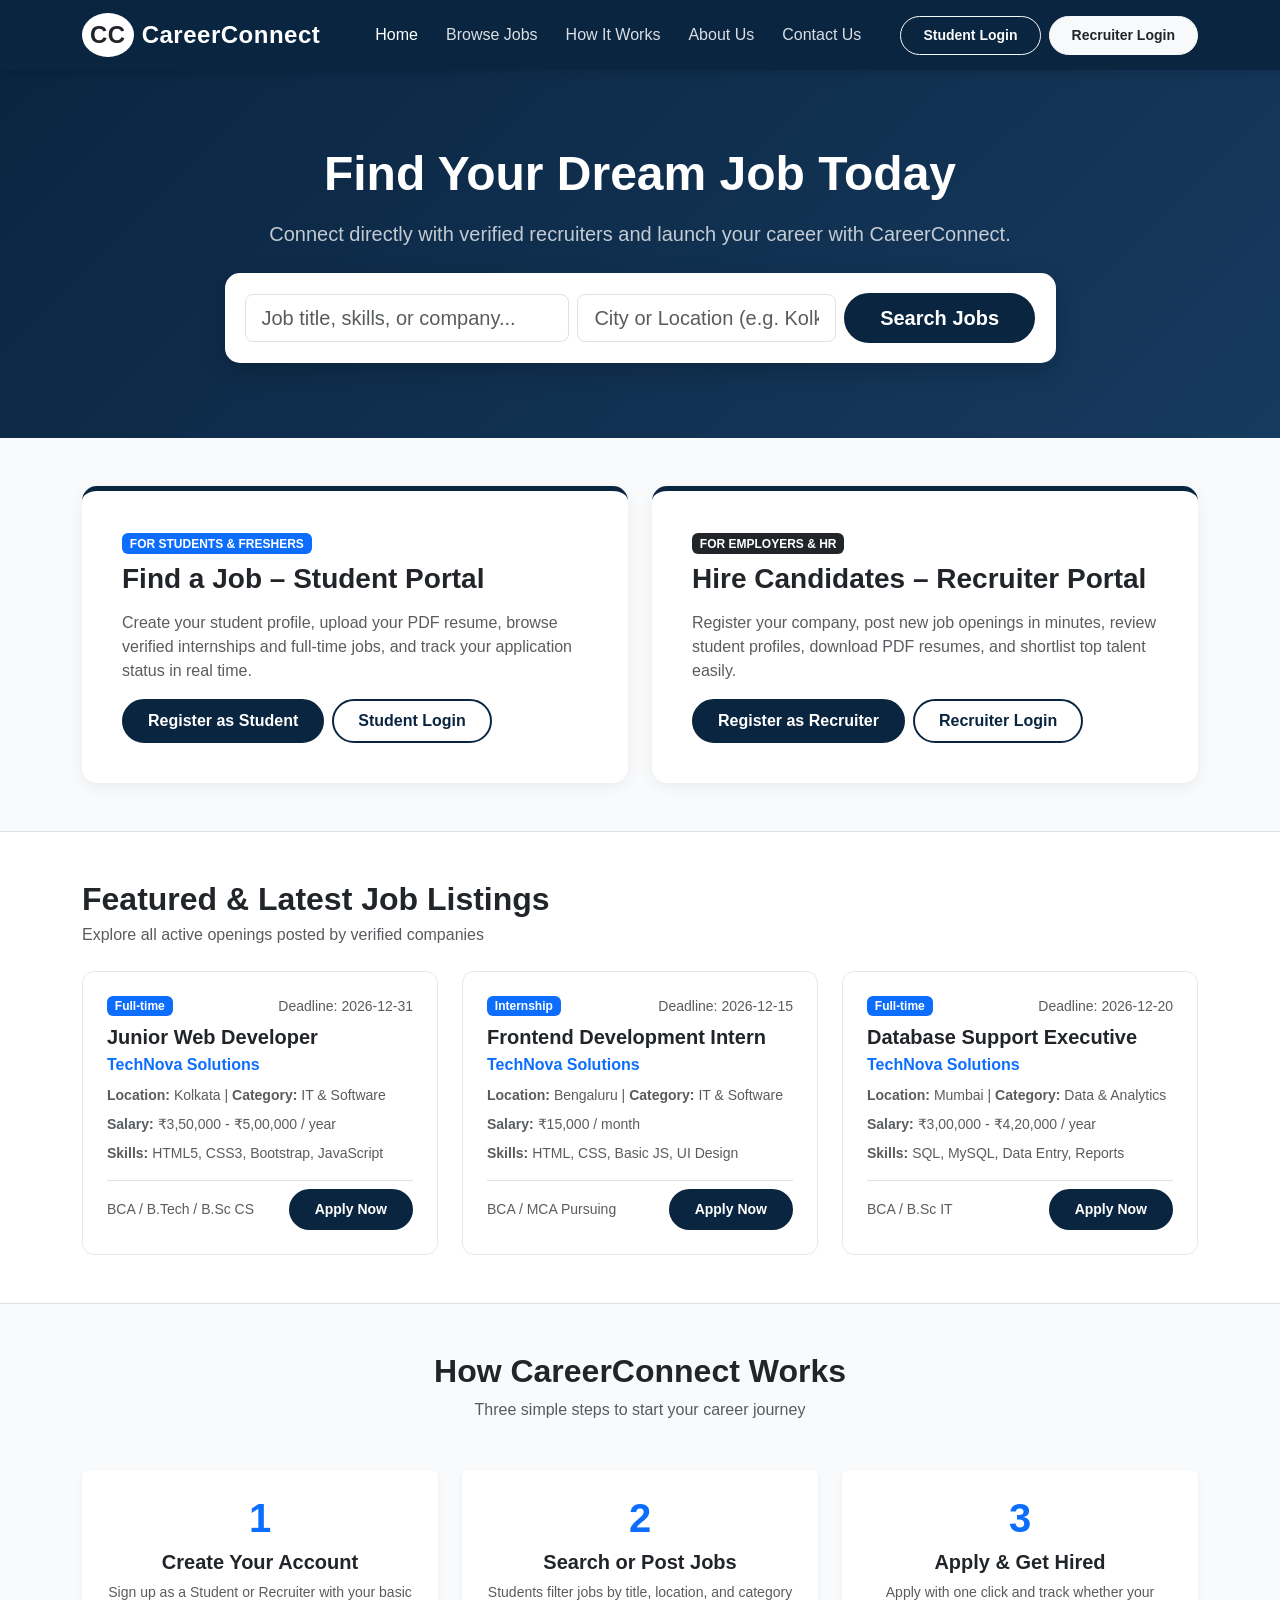
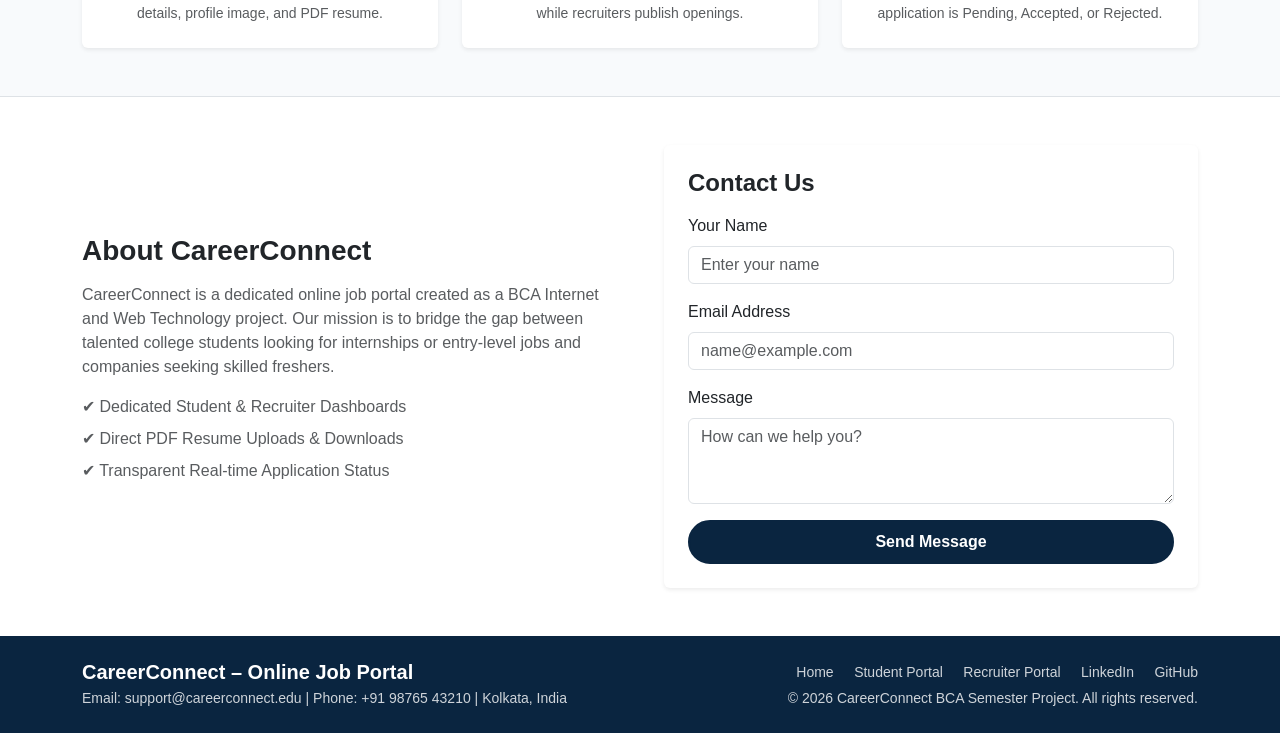
<file: index.html>
<!DOCTYPE html>
<html lang="en">

<head>
    <meta charset="UTF-8">
    <meta name="viewport" content="width=device-width, initial-scale=1.0">
    <title>CareerConnect – Online Job Portal</title>
    <!-- Bootstrap 5 CSS -->
    <link href="https://cdn.jsdelivr.net/npm/bootstrap@5.3.2/dist/css/bootstrap.min.css" rel="stylesheet">
    <!-- Custom CSS -->
    <link rel="stylesheet" href="style.css">
</head>

<body>

    <!-- ================= NAVIGATION BAR ================= -->
    <nav class="navbar navbar-expand-lg navbar-navy sticky-top">
        <div class="container">
            <a class="navbar-brand d-flex align-items-center" href="index.html">
                <span class="bg-white text-dark rounded-circle px-2 py-1 me-2 fw-bold">CC</span>
                CareerConnect
            </a>
            <button class="navbar-toggler bg-light" type="button" data-bs-toggle="collapse" data-bs-target="#mainNav">
                <span class="navbar-toggler-icon"></span>
            </button>

            <div class="collapse navbar-collapse" id="mainNav">
                <ul class="navbar-nav mx-auto">
                    <li class="nav-item"><a class="nav-link active" href="index.html">Home</a></li>
                    <li class="nav-item"><a class="nav-link" href="#browse-jobs">Browse Jobs</a></li>
                    <li class="nav-item"><a class="nav-link" href="#how-it-works">How It Works</a></li>
                    <li class="nav-item"><a class="nav-link" href="#about-us">About Us</a></li>
                    <li class="nav-item"><a class="nav-link" href="#contact-us">Contact Us</a></li>
                </ul>
                <div class="d-flex gap-2 mt-2 mt-lg-0">
                    <a href="student-login.html" class="btn btn-outline-light btn-rounded btn-sm">Student Login</a>
                    <a href="recruiter-login.html" class="btn btn-light text-dark btn-rounded btn-sm">Recruiter
                        Login</a>
                </div>
            </div>
        </div>
    </nav>

    <!-- ================= HERO SECTION ================= -->
    <section class="hero-section text-center">
        <div class="container">
            <h1 class="display-5 fw-bold mb-3">Find Your Dream Job Today</h1>
            <p class="lead mb-4 opacity-75">Connect directly with verified recruiters and launch your career with
                CareerConnect.</p>

            <!-- Job Search Bar -->
            <div class="row justify-content-center">
                <div class="col-lg-9">
                    <div class="search-box-card">
                        <form id="homeSearchForm" class="row g-2 align-items-center">
                            <div class="col-md-5">
                                <input type="text" id="searchTitle" class="form-control form-control-lg"
                                    placeholder="Job title, skills, or company...">
                            </div>
                            <div class="col-md-4">
                                <input type="text" id="searchLocation" class="form-control form-control-lg"
                                    placeholder="City or Location (e.g. Kolkata)">
                            </div>
                            <div class="col-md-3 d-grid">
                                <button type="submit" class="btn btn-navy btn-lg">Search Jobs</button>
                            </div>
                        </form>
                    </div>
                </div>
            </div>
        </div>
    </section>

    <!-- ================= TWO PORTAL OPTIONS ================= -->
    <section class="py-5">
        <div class="container">
            <div class="row g-4">
                <!-- Student Portal Card -->
                <div class="col-md-6">
                    <div class="card portal-choice-card h-100 p-4">
                        <div class="card-body">
                            <span class="badge bg-primary mb-2">FOR STUDENTS & FRESHERS</span>
                            <h3 class="fw-bold mb-3">Find a Job – Student Portal</h3>
                            <p class="text-muted">Create your student profile, upload your PDF resume, browse verified
                                internships and full-time jobs, and track your application status in real time.</p>
                            <div class="d-flex flex-wrap gap-2 mt-3">
                                <a href="student-register.html" class="btn btn-navy">Register as Student</a>
                                <a href="student-login.html" class="btn btn-outline-navy">Student Login</a>
                            </div>
                        </div>
                    </div>
                </div>

                <!-- Recruiter Portal Card -->
                <div class="col-md-6">
                    <div class="card portal-choice-card h-100 p-4">
                        <div class="card-body">
                            <span class="badge bg-dark mb-2">FOR EMPLOYERS & HR</span>
                            <h3 class="fw-bold mb-3">Hire Candidates – Recruiter Portal</h3>
                            <p class="text-muted">Register your company, post new job openings in minutes, review
                                student profiles, download PDF resumes, and shortlist top talent easily.</p>
                            <div class="d-flex flex-wrap gap-2 mt-3">
                                <a href="recruiter-register.html" class="btn btn-navy">Register as Recruiter</a>
                                <a href="recruiter-login.html" class="btn btn-outline-navy">Recruiter Login</a>
                            </div>
                        </div>
                    </div>
                </div>
            </div>
        </div>
    </section>

    <!-- ================= BROWSE / FEATURED JOBS SECTION ================= -->
    <section id="browse-jobs" class="py-5 bg-white border-top border-bottom">
        <div class="container">
            <div class="d-flex flex-wrap justify-content-between align-items-center mb-4">
                <div>
                    <h2 class="fw-bold mb-1">Featured & Latest Job Listings</h2>
                    <p class="text-muted mb-0">Explore all active openings posted by verified companies</p>
                </div>
                <button id="resetSearchBtn" class="btn btn-outline-secondary btn-sm btn-rounded d-none">Show All
                    Jobs</button>
            </div>

            <!-- Dynamic Jobs Container -->
            <div id="featuredJobsList" class="row g-4">
                <!-- Populated by JavaScript below -->
            </div>
        </div>
    </section>

    <!-- ================= HOW IT WORKS SECTION ================= -->
    <section id="how-it-works" class="py-5">
        <div class="container text-center">
            <h2 class="fw-bold mb-2">How CareerConnect Works</h2>
            <p class="text-muted mb-5">Three simple steps to start your career journey</p>
            <div class="row g-4">
                <div class="col-md-4">
                    <div class="card h-100 border-0 shadow-sm p-4">
                        <div class="display-6 fw-bold text-primary mb-2">1</div>
                        <h5 class="fw-bold">Create Your Account</h5>
                        <p class="text-muted small mb-0">Sign up as a Student or Recruiter with your basic details,
                            profile image, and PDF resume.</p>
                    </div>
                </div>
                <div class="col-md-4">
                    <div class="card h-100 border-0 shadow-sm p-4">
                        <div class="display-6 fw-bold text-primary mb-2">2</div>
                        <h5 class="fw-bold">Search or Post Jobs</h5>
                        <p class="text-muted small mb-0">Students filter jobs by title, location, and category while
                            recruiters publish openings.</p>
                    </div>
                </div>
                <div class="col-md-4">
                    <div class="card h-100 border-0 shadow-sm p-4">
                        <div class="display-6 fw-bold text-primary mb-2">3</div>
                        <h5 class="fw-bold">Apply & Get Hired</h5>
                        <p class="text-muted small mb-0">Apply with one click and track whether your application is
                            Pending, Accepted, or Rejected.</p>
                    </div>
                </div>
            </div>
        </div>
    </section>

    <!-- ================= ABOUT US & CONTACT US ================= -->
    <section id="about-us" class="py-5 bg-white border-top">
        <div class="container">
            <div class="row g-5 align-items-center">
                <div class="col-md-6">
                    <h3 class="fw-bold mb-3">About CareerConnect</h3>
                    <p class="text-muted">CareerConnect is a dedicated online job portal created as a BCA Internet and
                        Web Technology project. Our mission is to bridge the gap between talented college students
                        looking for internships or entry-level jobs and companies seeking skilled freshers.</p>
                    <ul class="list-unstyled text-muted">
                        <li class="mb-2">&#10004; Dedicated Student & Recruiter Dashboards</li>
                        <li class="mb-2">&#10004; Direct PDF Resume Uploads & Downloads</li>
                        <li class="mb-2">&#10004; Transparent Real-time Application Status</li>
                    </ul>
                </div>

                <div class="col-md-6" id="contact-us">
                    <div class="card border-0 shadow-sm p-4">
                        <h4 class="fw-bold mb-3">Contact Us</h4>
                        <div id="contactSuccess" class="alert alert-success d-none">Thank you! Your message has been
                            received.</div>
                        <form id="contactForm">
                            <div class="mb-3">
                                <label class="form-label">Your Name</label>
                                <input type="text" class="form-control" required placeholder="Enter your name">
                            </div>
                            <div class="mb-3">
                                <label class="form-label">Email Address</label>
                                <input type="email" class="form-control" required placeholder="name@example.com">
                            </div>
                            <div class="mb-3">
                                <label class="form-label">Message</label>
                                <textarea class="form-control" rows="3" required
                                    placeholder="How can we help you?"></textarea>
                            </div>
                            <button type="submit" class="btn btn-navy w-100">Send Message</button>
                        </form>
                    </div>
                </div>
            </div>
        </div>
    </section>

    <!-- ================= FOOTER ================= -->
    <footer class="footer-navy py-4">
        <div class="container">
            <div class="row gy-3 align-items-center">
                <div class="col-md-6 text-center text-md-start">
                    <h5 class="text-white fw-bold mb-1">CareerConnect – Online Job Portal</h5>
                    <p class="small mb-0">Email: support@careerconnect.edu | Phone: +91 98765 43210 | Kolkata, India</p>
                </div>
                <div class="col-md-6 text-center text-md-end">
                    <a href="index.html" class="me-3 small">Home</a>
                    <a href="student-login.html" class="me-3 small">Student Portal</a>
                    <a href="recruiter-login.html" class="me-3 small">Recruiter Portal</a>
                    <a href="https://linkedin.com" target="_blank" class="me-3 small">LinkedIn</a>
                    <a href="https://github.com" target="_blank" class="small">GitHub</a>
                    <div class="small mt-1">&copy; 2026 CareerConnect BCA Semester Project. All rights reserved.</div>
                </div>
            </div>
        </div>
    </footer>

    <!-- Bootstrap JS & App JS -->
    <script src="https://cdn.jsdelivr.net/npm/bootstrap@5.3.2/dist/js/bootstrap.bundle.min.js"></script>
    <script src="app.js"></script>
    <script>
        // Render Jobs on Homepage
        function renderHomeJobs(titleQuery = "", locQuery = "") {
            const jobs = getData('cc_jobs');
            const container = document.getElementById('featuredJobsList');
            const resetBtn = document.getElementById('resetSearchBtn');

            const filtered = jobs.filter(job => {
                const matchTitle = job.title.toLowerCase().includes(titleQuery.toLowerCase()) ||
                    job.skills.toLowerCase().includes(titleQuery.toLowerCase()) ||
                    job.companyName.toLowerCase().includes(titleQuery.toLowerCase());
                const matchLoc = job.location.toLowerCase().includes(locQuery.toLowerCase());
                return matchTitle && matchLoc;
            });

            if (titleQuery || locQuery) {
                resetBtn.classList.remove('d-none');
            } else {
                resetBtn.classList.add('d-none');
            }

            if (filtered.length === 0) {
                container.innerHTML = `
                    <div class="col-12 text-center py-4">
                        <p class="text-muted mb-0">No jobs found matching your search criteria.</p>
                    </div>`;
                return;
            }

            container.innerHTML = filtered.map(job => `
                <div class="col-md-6 col-lg-4">
                    <div class="job-card p-4 h-100 d-flex flex-column justify-content-between">
                        <div>
                            <div class="d-flex justify-content-between align-items-start mb-2">
                                <span class="badge bg-primary">${escapeHTML(job.type)}</span>
                                <span class="text-muted small">Deadline: ${escapeHTML(job.deadline)}</span>
                            </div>
                            <h5 class="fw-bold mb-1">${escapeHTML(job.title)}</h5>
                            <p class="text-primary fw-semibold mb-2">${escapeHTML(job.companyName)}</p>
                            <p class="small text-muted mb-2">
                                <strong>Location:</strong> ${escapeHTML(job.location)} | 
                                <strong>Category:</strong> ${escapeHTML(job.category)}
                            </p>
                            <p class="small text-muted mb-2"><strong>Salary:</strong> ${escapeHTML(job.salary)}</p>
                            <p class="small text-muted mb-3"><strong>Skills:</strong> ${escapeHTML(job.skills)}</p>
                        </div>
                        <div class="pt-2 border-top d-flex justify-content-between align-items-center">
                            <span class="small text-muted">${escapeHTML(job.qualification)}</span>
                            <button onclick="applyFromHome(${job.id})" class="btn btn-navy btn-sm">Apply Now</button>
                        </div>
                    </div>
                </div>
            `).join('');
        }

        // Redirect Student to Dashboard or Login when clicking Apply Now on Homepage
        function applyFromHome(jobId) {
            const loggedStudent = sessionStorage.getItem('cc_current_student');
            if (loggedStudent) {
                window.location.href = "student-dashboard.html";
            } else {
                alert("Please login as a Student to apply for this job.");
                window.location.href = "student-login.html";
            }
        }

        // Search Form Event Listener
        document.getElementById('homeSearchForm').addEventListener('submit', function (e) {
            e.preventDefault();
            const title = document.getElementById('searchTitle').value.trim();
            const loc = document.getElementById('searchLocation').value.trim();
            renderHomeJobs(title, loc);
            document.getElementById('browse-jobs').scrollIntoView({ behavior: 'smooth' });
        });

        document.getElementById('resetSearchBtn').addEventListener('click', function () {
            document.getElementById('searchTitle').value = "";
            document.getElementById('searchLocation').value = "";
            renderHomeJobs();
        });

        // Contact Form Handler
        document.getElementById('contactForm').addEventListener('submit', function (e) {
            e.preventDefault();
            document.getElementById('contactSuccess').classList.remove('d-none');
            this.reset();
        });

        // Initial render
        renderHomeJobs();
    </script>
</body>

</html>
</file>
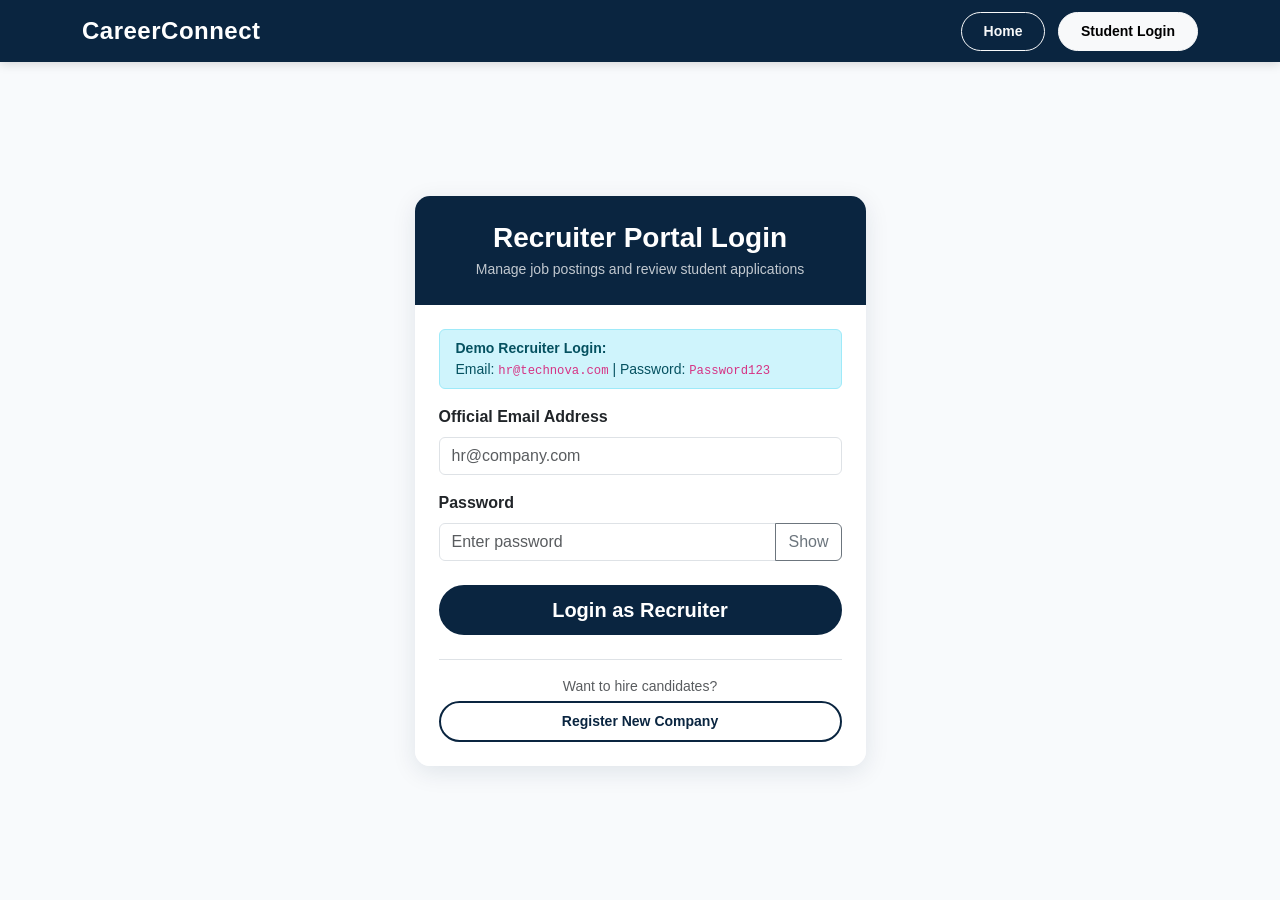
<file: recruiter-dashboard.html>
<!DOCTYPE html>
<html lang="en">

<head>
    <meta charset="UTF-8">
    <meta name="viewport" content="width=device-width, initial-scale=1.0">
    <title>Recruiter Dashboard – CareerConnect</title>
    <link href="https://cdn.jsdelivr.net/npm/bootstrap@5.3.2/dist/css/bootstrap.min.css" rel="stylesheet">
    <link rel="stylesheet" href="style.css">
</head>

<body>

    <!-- Top Navbar -->
    <nav class="navbar navbar-expand-lg navbar-navy">
        <div class="container-fluid px-4">
            <a class="navbar-brand" href="index.html">CareerConnect <span
                    class="badge bg-warning text-dark ms-2 fs-6">Recruiter Portal</span></a>
            <div class="ms-auto d-flex align-items-center gap-3">
                <span id="recNavWelcome" class="text-white small d-none d-md-inline"></span>
                <button onclick="logoutRecruiter()" class="btn btn-danger btn-sm btn-rounded">Logout</button>
            </div>
        </div>
    </nav>

    <div class="container-fluid">
        <div class="row">
            <!-- Sidebar -->
            <div class="col-md-3 col-lg-2 sidebar p-3">
                <div class="text-center mb-4">
                    <img id="companyLogoPreview" src="" alt="Company Logo" class="logo-preview mb-2">
                    <h6 id="sidebarCompanyName" class="fw-bold mb-0"></h6>
                    <small id="sidebarRecruiterName" class="text-light opacity-75"></small>
                </div>
                <nav class="nav flex-column">
                    <a class="nav-link active" id="nav-manage" onclick="switchRecTab('tab-manage-jobs', this)">Manage
                        Posted Jobs</a>
                    <a class="nav-link" id="nav-post" onclick="openNewJobForm()">+ Post New Job</a>
                    <a class="nav-link" id="nav-applicants" onclick="switchRecTab('tab-applicants', this)">View
                        Applicants</a>
                    <a class="nav-link" id="nav-company" onclick="switchRecTab('tab-company-profile', this)">Company
                        Profile</a>
                    <a class="nav-link text-warning mt-3" onclick="logoutRecruiter()">Logout</a>
                </nav>
            </div>

            <!-- Main Content -->
            <div class="col-md-9 col-lg-10 p-4">

                <!-- Welcome Header -->
                <div
                    class="card border-0 shadow-sm p-4 mb-4 bg-white d-flex flex-md-row justify-content-between align-items-md-center">
                    <div>
                        <h4 id="recWelcomeHeading" class="fw-bold mb-1">Welcome!</h4>
                        <p class="text-muted mb-0">Manage your company's job postings and review student applications.
                        </p>
                    </div>
                    <button onclick="openNewJobForm()" class="btn btn-navy mt-3 mt-md-0">+ Post New Job</button>
                </div>

                <!-- TAB 1: MANAGE POSTED JOBS -->
                <div id="tab-manage-jobs" class="rec-tab">
                    <div class="card border-0 shadow-sm p-4">
                        <h5 class="fw-bold mb-3">Manage Posted Jobs</h5>
                        <div class="table-responsive">
                            <table class="table table-hover align-middle">
                                <thead class="table-light">
                                    <tr>
                                        <th>Job Title</th>
                                        <th>Category</th>
                                        <th>Location</th>
                                        <th>Type</th>
                                        <th>Deadline</th>
                                        <th>Actions</th>
                                    </tr>
                                </thead>
                                <tbody id="recruiterJobsTable"></tbody>
                            </table>
                        </div>
                    </div>
                </div>

                <!-- TAB 2: POST OR EDIT JOB FORM -->
                <div id="tab-post-job" class="rec-tab d-none">
                    <div class="card border-0 shadow-sm p-4">
                        <h5 id="jobFormHeading" class="fw-bold mb-3">Post a New Job Opening</h5>
                        <form id="jobPostForm">
                            <input type="hidden" id="editJobId" value="">
                            <div class="row g-3">
                                <div class="col-md-6">
                                    <label class="form-label fw-semibold">Job Title *</label>
                                    <input type="text" id="jobTitle" class="form-control" required
                                        placeholder="e.g. Junior Web Developer">
                                </div>
                                <div class="col-md-6">
                                    <label class="form-label fw-semibold">Company Name *</label>
                                    <input type="text" id="jobCompanyName" class="form-control" required>
                                </div>
                                <div class="col-md-4">
                                    <label class="form-label fw-semibold">Job Category *</label>
                                    <select id="jobCategory" class="form-select" required>
                                        <option value="IT & Software">IT & Software</option>
                                        <option value="Data & Analytics">Data & Analytics</option>
                                        <option value="Design & Creative">Design & Creative</option>
                                        <option value="Marketing & Sales">Marketing & Sales</option>
                                    </select>
                                </div>
                                <div class="col-md-4">
                                    <label class="form-label fw-semibold">Job Location *</label>
                                    <input type="text" id="jobLocation" class="form-control" required
                                        placeholder="e.g. Kolkata / Remote">
                                </div>
                                <div class="col-md-4">
                                    <label class="form-label fw-semibold">Job Type *</label>
                                    <select id="jobType" class="form-select" required>
                                        <option value="Full-time">Full-time</option>
                                        <option value="Part-time">Part-time</option>
                                        <option value="Internship">Internship</option>
                                    </select>
                                </div>
                                <div class="col-md-4">
                                    <label class="form-label fw-semibold">Salary Range *</label>
                                    <input type="text" id="jobSalary" class="form-control" required
                                        placeholder="e.g. ₹25,000 / month">
                                </div>
                                <div class="col-md-4">
                                    <label class="form-label fw-semibold">Required Qualification *</label>
                                    <input type="text" id="jobQualification" class="form-control" required
                                        placeholder="e.g. BCA / B.Tech">
                                </div>
                                <div class="col-md-4">
                                    <label class="form-label fw-semibold">Application Deadline *</label>
                                    <input type="date" id="jobDeadline" class="form-control" required>
                                </div>
                                <div class="col-12">
                                    <label class="form-label fw-semibold">Required Skills *</label>
                                    <input type="text" id="jobSkills" class="form-control" required
                                        placeholder="e.g. HTML5, CSS3, Bootstrap, JavaScript, SQL">
                                </div>
                                <div class="col-12">
                                    <label class="form-label fw-semibold">Job Description *</label>
                                    <textarea id="jobDescription" class="form-control" rows="3" required
                                        placeholder="Describe responsibilities and expectations..."></textarea>
                                </div>
                            </div>
                            <div class="mt-4 d-flex gap-2">
                                <button type="submit" class="btn btn-navy">Save & Publish Job</button>
                                <button type="button" class="btn btn-outline-secondary btn-rounded"
                                    onclick="switchRecTab('tab-manage-jobs', document.getElementById('nav-manage'))">Cancel</button>
                            </div>
                        </form>
                    </div>
                </div>

                <!-- TAB 3: VIEW APPLICANTS -->
                <div id="tab-applicants" class="rec-tab d-none">
                    <div class="card border-0 shadow-sm p-4">
                        <h5 class="fw-bold mb-3">Student Applications Received</h5>
                        <div class="table-responsive">
                            <table class="table table-hover align-middle">
                                <thead class="table-light">
                                    <tr>
                                        <th>Applicant Name</th>
                                        <th>Applied For</th>
                                        <th>Qualification & Skills</th>
                                        <th>Profile & Resume</th>
                                        <th>Current Status</th>
                                        <th>Decision (Accept / Reject)</th>
                                    </tr>
                                </thead>
                                <tbody id="applicantsTableBody"></tbody>
                            </table>
                        </div>
                    </div>
                </div>

                <!-- TAB 4: COMPANY PROFILE -->
                <div id="tab-company-profile" class="rec-tab d-none">
                    <div class="card border-0 shadow-sm p-4">
                        <h5 class="fw-bold mb-3">Company Profile Details</h5>
                        <table class="table table-borderless mb-0" id="companyProfileTable"></table>
                    </div>
                </div>

            </div>
        </div>
    </div>

    <!-- Applicant Profile View Modal -->
    <div class="modal fade" id="applicantModal" tabindex="-1">
        <div class="modal-dialog modal-lg">
            <div class="modal-content">
                <div class="modal-header bg-dark text-white">
                    <h5 class="modal-title">Applicant Full Profile</h5>
                    <button type="button" class="btn-close btn-close-white" data-bs-dismiss="modal"></button>
                </div>
                <div class="modal-body" id="applicantModalBody"></div>
            </div>
        </div>
    </div>

    <script src="https://cdn.jsdelivr.net/npm/bootstrap@5.3.2/dist/js/bootstrap.bundle.min.js"></script>
    <script src="app.js"></script>
    <script>
        // 1. Verify Recruiter Session
        const currentRecruiterId = Number(sessionStorage.getItem('cc_current_recruiter'));
        if (!currentRecruiterId) {
            window.location.href = "recruiter-login.html";
        }

        function getCurrentRecruiter() {
            return getData('cc_recruiters').find(r => r.id === currentRecruiterId);
        }

        // 2. Load Recruiter Profile Info
        function loadRecruiterUI() {
            const rec = getCurrentRecruiter();
            if (!rec) {
                logoutRecruiter();
                return;
            }

            document.getElementById('recNavWelcome').textContent = `${rec.recruiterName} (${rec.companyName})`;
            document.getElementById('recWelcomeHeading').textContent = `Welcome, ${rec.recruiterName}!`;
            document.getElementById('sidebarCompanyName').textContent = rec.companyName;
            document.getElementById('sidebarRecruiterName').textContent = rec.recruiterName;
            document.getElementById('companyLogoPreview').src = rec.logo;
            document.getElementById('jobCompanyName').value = rec.companyName;

            document.getElementById('companyProfileTable').innerHTML = `
                <tr><th class="text-muted w-25">Company Name:</th><td class="fw-bold">${escapeHTML(rec.companyName)}</td></tr>
                <tr><th class="text-muted">Recruiter Name:</th><td>${escapeHTML(rec.recruiterName)}</td></tr>
                <tr><th class="text-muted">Official Email:</th><td>${escapeHTML(rec.email)}</td></tr>
                <tr><th class="text-muted">Mobile Number:</th><td>${escapeHTML(rec.mobile)}</td></tr>
                <tr><th class="text-muted">Office Address:</th><td>${escapeHTML(rec.address)}</td></tr>
            `;
        }

        // 3. Render Recruiter's Posted Jobs
        function renderRecruiterJobs() {
            const jobs = getData('cc_jobs').filter(j => j.recruiterId === currentRecruiterId);
            const tbody = document.getElementById('recruiterJobsTable');

            if (jobs.length === 0) {
                tbody.innerHTML = `<tr><td colspan="6" class="text-center text-muted py-4">No jobs posted yet. Click '+ Post New Job' to create one.</td></tr>`;
                return;
            }

            tbody.innerHTML = jobs.map(job => `
                <tr>
                    <td class="fw-bold">${escapeHTML(job.title)}</td>
                    <td>${escapeHTML(job.category)}</td>
                    <td>${escapeHTML(job.location)}</td>
                    <td><span class="badge bg-primary">${escapeHTML(job.type)}</span></td>
                    <td>${escapeHTML(job.deadline)}</td>
                    <td>
                        <button onclick="editJob(${job.id})" class="btn btn-outline-primary btn-sm me-1">Edit</button>
                        <button onclick="deleteJob(${job.id})" class="btn btn-outline-danger btn-sm">Delete</button>
                    </td>
                </tr>
            `).join('');
        }

        // 4. Open Blank Form for New Job
        function openNewJobForm() {
            const rec = getCurrentRecruiter();
            document.getElementById('jobPostForm').reset();
            document.getElementById('editJobId').value = "";
            document.getElementById('jobCompanyName').value = rec.companyName;
            document.getElementById('jobFormHeading').textContent = "Post a New Job Opening";
            switchRecTab('tab-post-job', document.getElementById('nav-post'));
        }

        // 5. Save or Update Job Posting
        document.getElementById('jobPostForm').addEventListener('submit', function (e) {
            e.preventDefault();
            const jobs = getData('cc_jobs');
            const editId = document.getElementById('editJobId').value;

            const jobData = {
                id: editId ? Number(editId) : Date.now(),
                recruiterId: currentRecruiterId,
                title: document.getElementById('jobTitle').value.trim(),
                companyName: document.getElementById('jobCompanyName').value.trim(),
                category: document.getElementById('jobCategory').value,
                location: document.getElementById('jobLocation').value.trim(),
                type: document.getElementById('jobType').value,
                salary: document.getElementById('jobSalary').value.trim(),
                qualification: document.getElementById('jobQualification').value.trim(),
                deadline: document.getElementById('jobDeadline').value,
                skills: document.getElementById('jobSkills').value.trim(),
                description: document.getElementById('jobDescription').value.trim()
            };

            if (editId) {
                const index = jobs.findIndex(j => j.id === Number(editId));
                if (index !== -1) jobs[index] = jobData;
                alert("Job updated successfully!");
            } else {
                jobs.push(jobData);
                alert("New job posted successfully!");
            }

            saveData('cc_jobs', jobs);
            renderRecruiterJobs();
            switchRecTab('tab-manage-jobs', document.getElementById('nav-manage'));
        });

        // 6. Edit Job Function
        function editJob(jobId) {
            const job = getData('cc_jobs').find(j => j.id === jobId);
            if (!job) return;

            document.getElementById('editJobId').value = job.id;
            document.getElementById('jobTitle').value = job.title;
            document.getElementById('jobCompanyName').value = job.companyName;
            document.getElementById('jobCategory').value = job.category;
            document.getElementById('jobLocation').value = job.location;
            document.getElementById('jobType').value = job.type;
            document.getElementById('jobSalary').value = job.salary;
            document.getElementById('jobQualification').value = job.qualification;
            document.getElementById('jobDeadline').value = job.deadline;
            document.getElementById('jobSkills').value = job.skills;
            document.getElementById('jobDescription').value = job.description;

            document.getElementById('jobFormHeading').textContent = "Edit Job Posting";
            switchRecTab('tab-post-job', document.getElementById('nav-post'));
        }

        // 7. Delete Job Function
        function deleteJob(jobId) {
            if (!confirm("Are you sure you want to delete this job posting?")) return;
            const jobs = getData('cc_jobs').filter(j => j.id !== jobId);
            saveData('cc_jobs', jobs);
            renderRecruiterJobs();
            renderApplicants();
        }

        // 8. Render Applicants for this Recruiter's Jobs
        function renderApplicants() {
            const myJobIds = getData('cc_jobs')
                .filter(j => j.recruiterId === currentRecruiterId)
                .map(j => j.id);

            const applications = getData('cc_applications').filter(a => myJobIds.includes(a.jobId));
            const students = getData('cc_students');
            const jobs = getData('cc_jobs');
            const tbody = document.getElementById('applicantsTableBody');

            if (applications.length === 0) {
                tbody.innerHTML = `<tr><td colspan="6" class="text-center text-muted py-4">No student applications received yet.</td></tr>`;
                return;
            }

            tbody.innerHTML = applications.map(app => {
                const student = students.find(s => s.id === app.studentId);
                const job = jobs.find(j => j.id === app.jobId);
                if (!student || !job) return "";

                let badgeClass = "bg-warning text-dark";
                if (app.status === "Accepted") badgeClass = "bg-success";
                if (app.status === "Rejected") badgeClass = "bg-danger";

                return `
                    <tr>
                        <td>
                            <div class="fw-bold">${escapeHTML(student.fullName)}</div>
                            <div class="small text-muted">${escapeHTML(student.email)}</div>
                        </td>
                        <td class="fw-semibold">${escapeHTML(job.title)}</td>
                        <td>
                            <div>${escapeHTML(student.qualification)}</div>
                            <small class="text-muted">${escapeHTML(student.skills)}</small>
                        </td>
                        <td>
                            <button onclick="viewApplicantProfile(${student.id})" class="btn btn-outline-dark btn-sm me-1">View Profile</button>
                            <a href="${student.resumeData}" download="${escapeHTML(student.resumeName || 'Resume.pdf')}" class="btn btn-outline-primary btn-sm">Download PDF</a>
                        </td>
                        <td><span class="badge ${badgeClass}">${escapeHTML(app.status)}</span></td>
                        <td>
                            <button onclick="updateAppStatus(${app.id}, 'Accepted')" class="btn btn-success btn-sm me-1">Accept</button>
                            <button onclick="updateAppStatus(${app.id}, 'Rejected')" class="btn btn-danger btn-sm">Reject</button>
                        </td>
                    </tr>
                `;
            }).join('');
        }

        // 9. View Full Applicant Profile Modal
        function viewApplicantProfile(studentId) {
            const s = getData('cc_students').find(st => st.id === studentId);
            if (!s) return;

            document.getElementById('applicantModalBody').innerHTML = `
                <div class="row align-items-center mb-3">
                    <div class="col-auto">
                        <img src="${s.photo}" class="avatar-preview" alt="Photo">
                    </div>
                    <div class="col">
                        <h4 class="fw-bold mb-1">${escapeHTML(s.fullName)}</h4>
                        <p class="text-muted mb-1">${escapeHTML(s.qualification)} — ${escapeHTML(s.college)}</p>
                        <a href="${s.resumeData}" download="${escapeHTML(s.resumeName || 'Resume.pdf')}" class="btn btn-navy btn-sm">Download Resume (${escapeHTML(s.resumeName)})</a>
                    </div>
                </div>
                <hr>
                <div class="row g-2 small">
                    <div class="col-md-6"><strong>Email:</strong> ${escapeHTML(s.email)}</div>
                    <div class="col-md-6"><strong>Mobile:</strong> ${escapeHTML(s.mobile)}</div>
                    <div class="col-md-6"><strong>Gender:</strong> ${escapeHTML(s.gender)}</div>
                    <div class="col-md-6"><strong>Date of Birth:</strong> ${escapeHTML(s.dob)}</div>
                    <div class="col-12"><strong>Skills:</strong> ${escapeHTML(s.skills)}</div>
                    <div class="col-12"><strong>Address:</strong> ${escapeHTML(s.address)}</div>
                </div>
            `;
            new bootstrap.Modal(document.getElementById('applicantModal')).show();
        }

        // 10. Accept or Reject Application
        function updateAppStatus(appId, newStatus) {
            const applications = getData('cc_applications');
            const idx = applications.findIndex(a => a.id === appId);
            if (idx !== -1) {
                if (newStatus === "Accepted" && applications[idx].status !== "Accepted") {
                    applications[idx].acceptedDate = new Date().toISOString().split('T')[0];
                } else if (newStatus !== "Accepted") {
                    delete applications[idx].acceptedDate;
                }
                applications[idx].status = newStatus;
                saveData('cc_applications', applications);
                renderApplicants();
            }
        }

        // 11. Tab Switching
        function switchRecTab(tabId, navEl) {
            document.querySelectorAll('.rec-tab').forEach(t => t.classList.add('d-none'));
            document.getElementById(tabId).classList.remove('d-none');
            document.querySelectorAll('.sidebar .nav-link').forEach(l => l.classList.remove('active'));
            if (navEl) navEl.classList.add('active');
        }

        function logoutRecruiter() {
            sessionStorage.removeItem('cc_current_recruiter');
            window.location.href = "recruiter-login.html";
        }

        // Initialize Dashboard
        loadRecruiterUI();
        renderRecruiterJobs();
        renderApplicants();
    </script>
</body>

</html>
</file>
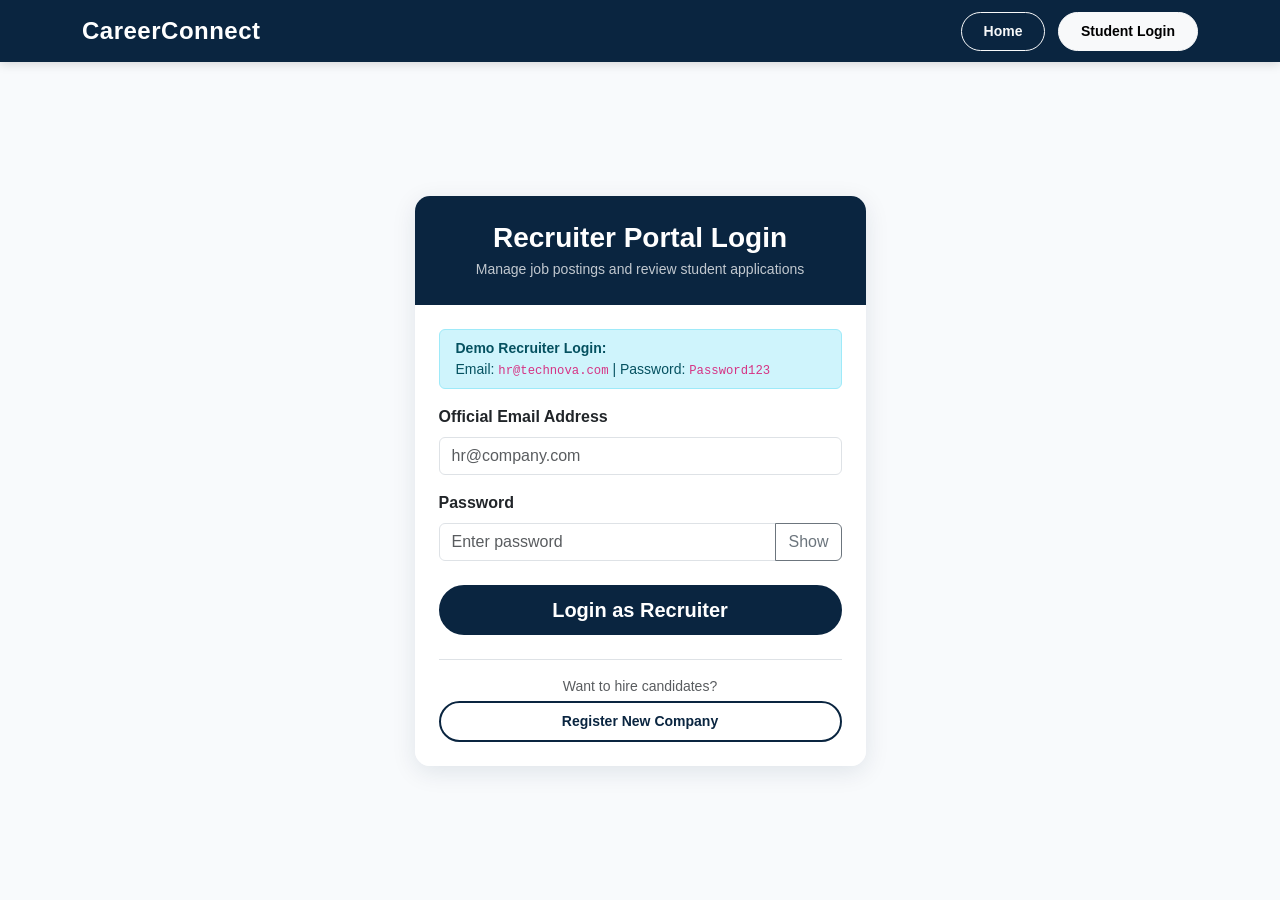
<file: recruiter-login.html>
<!DOCTYPE html>
<html lang="en">

<head>
    <meta charset="UTF-8">
    <meta name="viewport" content="width=device-width, initial-scale=1.0">
    <title>Recruiter Login – CareerConnect</title>
    <link href="https://cdn.jsdelivr.net/npm/bootstrap@5.3.2/dist/css/bootstrap.min.css" rel="stylesheet">
    <link rel="stylesheet" href="style.css">
</head>

<body>

    <!-- Navbar -->
    <nav class="navbar navbar-expand-lg navbar-navy">
        <div class="container">
            <a class="navbar-brand" href="index.html">CareerConnect</a>
            <div class="ms-auto">
                <a href="index.html" class="btn btn-outline-light btn-sm btn-rounded me-2">Home</a>
                <a href="student-login.html" class="btn btn-light btn-sm btn-rounded">Student Login</a>
            </div>
        </div>
    </nav>

    <!-- Login Card -->
    <div class="container py-5 my-auto">
        <div class="row justify-content-center">
            <div class="col-md-6 col-lg-5">
                <div class="card auth-card">
                    <div class="auth-header">
                        <h3 class="fw-bold mb-1">Recruiter Portal Login</h3>
                        <p class="small mb-0 opacity-75">Manage job postings and review student applications</p>
                    </div>
                    <div class="card-body p-4 bg-white">
                        <div class="alert alert-info small py-2">
                            <strong>Demo Recruiter Login:</strong><br>
                            Email: <code>hr@technova.com</code> | Password: <code>Password123</code>
                        </div>

                        <div id="loginError" class="alert alert-danger d-none"></div>

                        <form id="recruiterLoginForm">
                            <div class="mb-3">
                                <label class="form-label fw-semibold">Official Email Address</label>
                                <input type="email" id="email" class="form-control" required
                                    placeholder="hr@company.com">
                            </div>
                            <div class="mb-3">
                                <label class="form-label fw-semibold">Password</label>
                                <div class="input-group">
                                    <input type="password" id="password" class="form-control" required
                                        placeholder="Enter password">
                                    <button type="button" class="btn btn-outline-secondary"
                                        onclick="togglePassword('password', this)">Show</button>
                                </div>
                            </div>
                            <div class="d-grid mt-4">
                                <button type="submit" class="btn btn-navy btn-lg">Login as Recruiter</button>
                            </div>
                        </form>

                        <div class="text-center mt-4 pt-3 border-top">
                            <p class="mb-1 text-muted small">Want to hire candidates?</p>
                            <a href="recruiter-register.html" class="btn btn-outline-navy btn-sm w-100">Register New
                                Company</a>
                        </div>
                    </div>
                </div>
            </div>
        </div>
    </div>

    <script src="app.js"></script>
    <script>
        document.getElementById('recruiterLoginForm').addEventListener('submit', function (e) {
            e.preventDefault();
            const email = document.getElementById('email').value.trim().toLowerCase();
            const password = document.getElementById('password').value;
            const errorBox = document.getElementById('loginError');

            const recruiters = getData('cc_recruiters');
            const matched = recruiters.find(r => r.email.toLowerCase() === email && r.password === password);

            if (!matched) {
                errorBox.textContent = "Invalid email or password! Please try again.";
                errorBox.classList.remove('d-none');
                return;
            }

            sessionStorage.setItem('cc_current_recruiter', matched.id);
            window.location.href = "recruiter-dashboard.html";
        });
    </script>
</body>

</html>
</file>
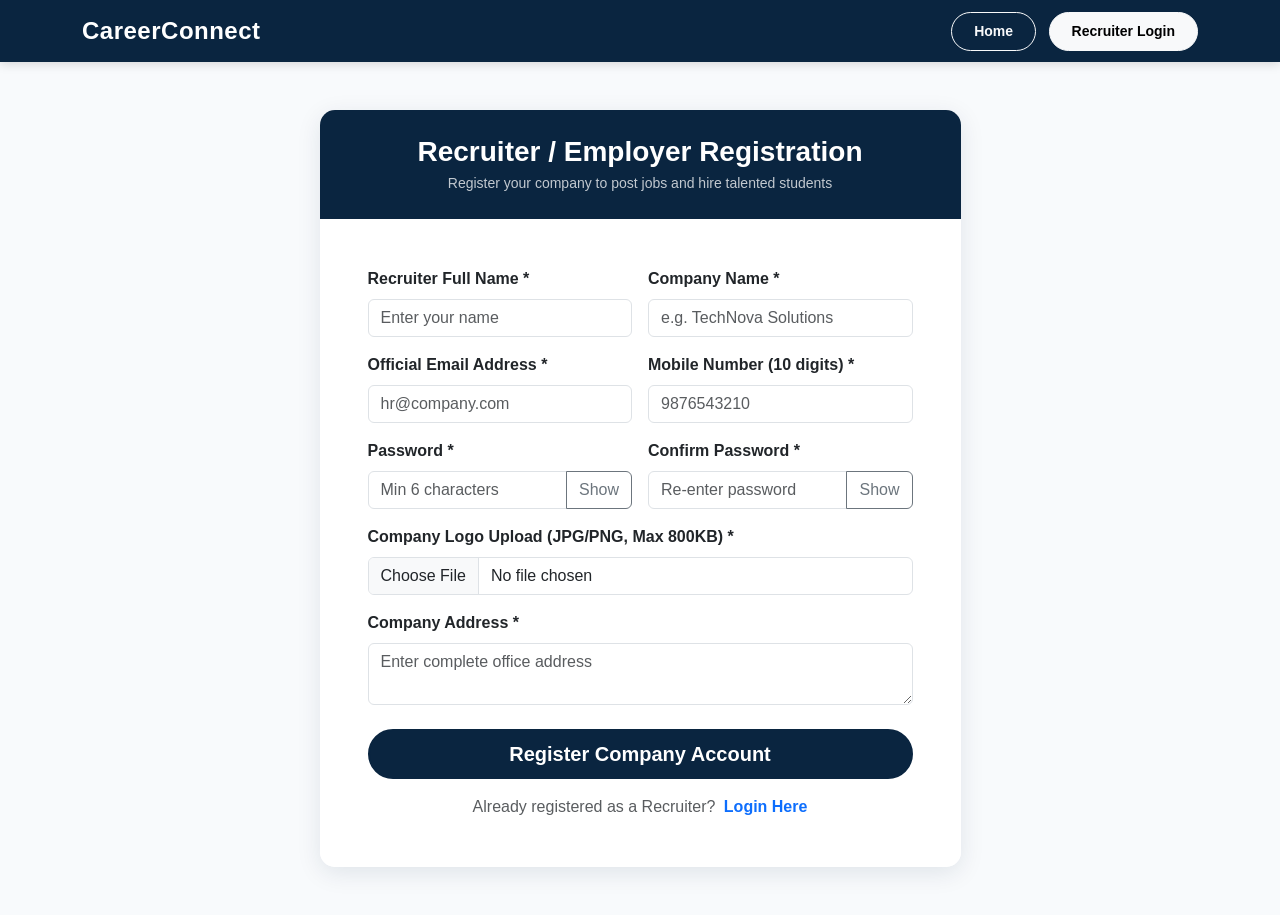
<file: recruiter-register.html>
<!DOCTYPE html>
<html lang="en">

<head>
    <meta charset="UTF-8">
    <meta name="viewport" content="width=device-width, initial-scale=1.0">
    <title>Recruiter Registration – CareerConnect</title>
    <link href="https://cdn.jsdelivr.net/npm/bootstrap@5.3.2/dist/css/bootstrap.min.css" rel="stylesheet">
    <link rel="stylesheet" href="style.css">
</head>

<body>

    <!-- Navbar -->
    <nav class="navbar navbar-expand-lg navbar-navy">
        <div class="container">
            <a class="navbar-brand" href="index.html">CareerConnect</a>
            <div class="ms-auto">
                <a href="index.html" class="btn btn-outline-light btn-sm btn-rounded me-2">Home</a>
                <a href="recruiter-login.html" class="btn btn-light btn-sm btn-rounded">Recruiter Login</a>
            </div>
        </div>
    </nav>

    <!-- Recruiter Registration Form -->
    <div class="container py-5">
        <div class="row justify-content-center">
            <div class="col-lg-7">
                <div class="card auth-card">
                    <div class="auth-header">
                        <h3 class="fw-bold mb-1">Recruiter / Employer Registration</h3>
                        <p class="small mb-0 opacity-75">Register your company to post jobs and hire talented students
                        </p>
                    </div>
                    <div class="card-body p-4 p-md-5 bg-white">
                        <div id="recError" class="alert alert-danger d-none"></div>

                        <form id="recruiterRegForm">
                            <div class="row g-3">
                                <div class="col-md-6">
                                    <label class="form-label fw-semibold">Recruiter Full Name *</label>
                                    <input type="text" id="recruiterName" class="form-control" required
                                        placeholder="Enter your name">
                                </div>
                                <div class="col-md-6">
                                    <label class="form-label fw-semibold">Company Name *</label>
                                    <input type="text" id="companyName" class="form-control" required
                                        placeholder="e.g. TechNova Solutions">
                                </div>
                                <div class="col-md-6">
                                    <label class="form-label fw-semibold">Official Email Address *</label>
                                    <input type="email" id="email" class="form-control" required
                                        placeholder="hr@company.com">
                                </div>
                                <div class="col-md-6">
                                    <label class="form-label fw-semibold">Mobile Number (10 digits) *</label>
                                    <input type="tel" id="mobile" class="form-control" pattern="[0-9]{10}" required
                                        placeholder="9876543210">
                                </div>
                                <div class="col-md-6">
                                    <label class="form-label fw-semibold">Password *</label>
                                    <div class="input-group">
                                        <input type="password" id="password" class="form-control" minlength="6" required
                                            placeholder="Min 6 characters">
                                        <button type="button" class="btn btn-outline-secondary"
                                            onclick="togglePassword('password', this)">Show</button>
                                    </div>
                                </div>
                                <div class="col-md-6">
                                    <label class="form-label fw-semibold">Confirm Password *</label>
                                    <div class="input-group">
                                        <input type="password" id="confirmPassword" class="form-control" minlength="6"
                                            required placeholder="Re-enter password">
                                        <button type="button" class="btn btn-outline-secondary"
                                            onclick="togglePassword('confirmPassword', this)">Show</button>
                                    </div>
                                </div>
                                <div class="col-12">
                                    <label class="form-label fw-semibold">Company Logo Upload (JPG/PNG, Max 800KB)
                                        *</label>
                                    <input type="file" id="companyLogo" class="form-control" accept=".jpg,.jpeg,.png"
                                        required>
                                </div>
                                <div class="col-12">
                                    <label class="form-label fw-semibold">Company Address *</label>
                                    <textarea id="address" class="form-control" rows="2" required
                                        placeholder="Enter complete office address"></textarea>
                                </div>
                            </div>

                            <div class="mt-4 d-grid">
                                <button type="submit" class="btn btn-navy btn-lg">Register Company Account</button>
                            </div>
                        </form>

                        <div class="text-center mt-3">
                            <span class="text-muted">Already registered as a Recruiter?</span>
                            <a href="recruiter-login.html" class="fw-bold text-decoration-none ms-1">Login Here</a>
                        </div>
                    </div>
                </div>
            </div>
        </div>
    </div>

    <script src="app.js"></script>
    <script>
        let uploadedLogoData = null;
        const recError = document.getElementById('recError');

        function showRecError(msg) {
            recError.textContent = msg;
            recError.classList.remove('d-none');
            window.scrollTo({ top: 0, behavior: 'smooth' });
        }

        document.getElementById('companyLogo').addEventListener('change', function () {
            recError.classList.add('d-none');
            validateAndReadFile(this, 'IMAGE', 800, function (err, fileObj) {
                if (err) {
                    uploadedLogoData = null;
                    showRecError(err);
                } else {
                    uploadedLogoData = fileObj.dataUrl;
                }
            });
        });

        document.getElementById('recruiterRegForm').addEventListener('submit', function (e) {
            e.preventDefault();
            recError.classList.add('d-none');

            const password = document.getElementById('password').value;
            const confirmPassword = document.getElementById('confirmPassword').value;
            const email = document.getElementById('email').value.trim().toLowerCase();

            if (password !== confirmPassword) {
                showRecError("Passwords do not match!");
                return;
            }

            if (!uploadedLogoData) {
                showRecError("Please upload a valid JPG/PNG company logo.");
                return;
            }

            const recruiters = getData('cc_recruiters');
            if (recruiters.some(r => r.email.toLowerCase() === email)) {
                showRecError("A recruiter account with this email already exists!");
                return;
            }

            const newRecruiter = {
                id: Date.now(),
                recruiterName: document.getElementById('recruiterName').value.trim(),
                companyName: document.getElementById('companyName').value.trim(),
                email: email,
                mobile: document.getElementById('mobile').value.trim(),
                password: password,
                logo: uploadedLogoData,
                address: document.getElementById('address').value.trim()
            };

            recruiters.push(newRecruiter);
            saveData('cc_recruiters', recruiters);

            alert("Recruiter registration successful! Please login.");
            window.location.href = "recruiter-login.html";
        });
    </script>
</body>

</html>
</file>
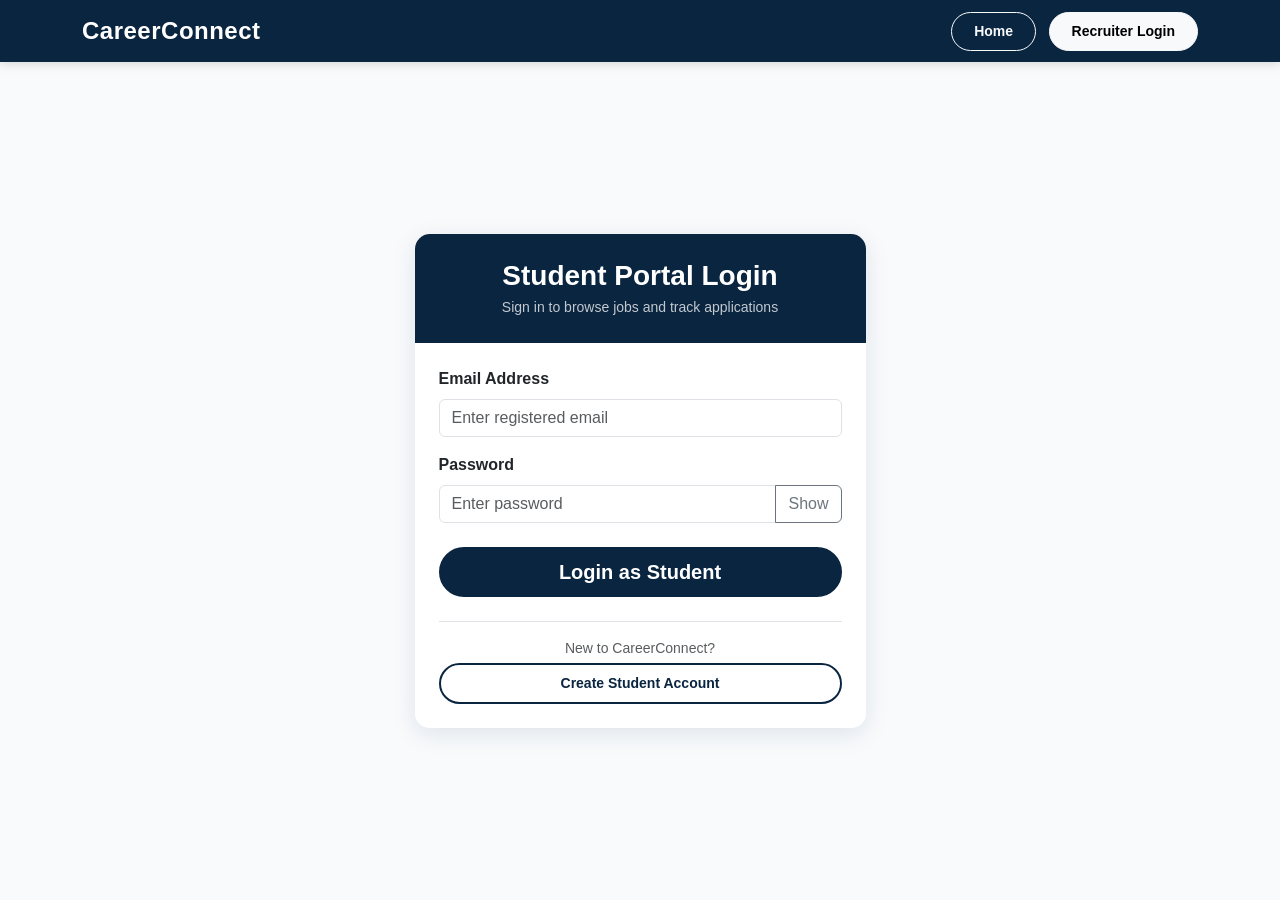
<file: student-dashboard.html>
<!DOCTYPE html>
<html lang="en">

<head>
    <meta charset="UTF-8">
    <meta name="viewport" content="width=device-width, initial-scale=1.0">
    <title>Student Dashboard – CareerConnect</title>
    <link href="https://cdn.jsdelivr.net/npm/bootstrap@5.3.2/dist/css/bootstrap.min.css" rel="stylesheet">
    <link rel="stylesheet" href="style.css">
</head>

<body>

    <!-- Top Navbar -->
    <nav class="navbar navbar-expand-lg navbar-navy">
        <div class="container-fluid px-4">
            <a class="navbar-brand" href="index.html">CareerConnect <span
                    class="badge bg-light text-dark ms-2 fs-6">Student Portal</span></a>
            <div class="ms-auto d-flex align-items-center gap-3">
                <span id="navWelcome" class="text-white small d-none d-md-inline"></span>
                <button onclick="logoutStudent()" class="btn btn-danger btn-sm btn-rounded">Logout</button>
            </div>
        </div>
    </nav>

    <div class="container-fluid">
        <div class="row">
            <!-- Sidebar -->
            <div class="col-md-3 col-lg-2 sidebar p-3">
                <div class="text-center mb-4">
                    <img id="sidebarAvatar" src="" alt="Student Photo" class="avatar-preview mb-2">
                    <h6 id="sidebarName" class="fw-bold mb-0"></h6>
                    <small id="sidebarCourse" class="text-light opacity-75"></small>
                </div>
                <nav class="nav flex-column">
                    <a class="nav-link active" onclick="switchTab('tab-browse', this)">Browse Jobs</a>
                    <a class="nav-link" onclick="switchTab('tab-applications', this)">My Applications</a>
                    <a class="nav-link" onclick="switchTab('tab-profile', this)">My Profile & Resume</a>
                    <a class="nav-link text-warning mt-3" onclick="logoutStudent()">Logout</a>
                </nav>
            </div>

            <!-- Main Content Area -->
            <div class="col-md-9 col-lg-10 p-4">

                <!-- Welcome Alert -->
                <div class="card border-0 shadow-sm p-4 mb-4 bg-white">
                    <h4 id="welcomeHeading" class="fw-bold mb-1 text-dark">Welcome!</h4>
                    <p class="text-muted mb-0">Search verified job openings, apply with one click, and track your
                        application status.</p>
                </div>

                <!-- TAB 1: BROWSE & SEARCH JOBS -->
                <div id="tab-browse" class="dashboard-tab">
                    <div class="card border-0 shadow-sm p-4 mb-4">
                        <h5 class="fw-bold mb-3">Search & Filter Jobs</h5>
                        <div class="row g-3">
                            <div class="col-md-4">
                                <input type="text" id="filterTitle" class="form-control"
                                    placeholder="Search by Job Title or Skills..." oninput="renderStudentJobs()">
                            </div>
                            <div class="col-md-4">
                                <input type="text" id="filterLocation" class="form-control"
                                    placeholder="Filter by Location (e.g. Kolkata)..." oninput="renderStudentJobs()">
                            </div>
                            <div class="col-md-4">
                                <select id="filterCategory" class="form-select" onchange="renderStudentJobs()">
                                    <option value="">All Categories</option>
                                    <option value="IT & Software">IT & Software</option>
                                    <option value="Data & Analytics">Data & Analytics</option>
                                    <option value="Design & Creative">Design & Creative</option>
                                    <option value="Marketing & Sales">Marketing & Sales</option>
                                </select>
                            </div>
                        </div>
                    </div>

                    <div id="studentJobsList" class="row g-4"></div>
                </div>

                <!-- TAB 2: MY APPLICATIONS -->
                <div id="tab-applications" class="dashboard-tab d-none">
                    <div class="card border-0 shadow-sm p-4">
                        <h5 class="fw-bold mb-3">My Job Applications</h5>
                        <div class="table-responsive">
                            <table class="table table-hover align-middle">
                                <thead class="table-light">
                                    <tr>
                                        <th>Job Title</th>
                                        <th>Company</th>
                                        <th>Location</th>
                                        <th>Type</th>
                                        <th>Applied On</th>
                                        <th>Status</th>
                                        <th>Offer Letter</th>
                                    </tr>
                                </thead>
                                <tbody id="myApplicationsTable"></tbody>
                            </table>
                        </div>
                    </div>
                </div>

                <!-- TAB 3: PROFILE & RESUME UPDATE -->
                <div id="tab-profile" class="dashboard-tab d-none">
                    <div class="row g-4">
                        <div class="col-lg-7">
                            <div class="card border-0 shadow-sm p-4">
                                <h5 class="fw-bold mb-3">Student Profile Information</h5>
                                <table class="table table-borderless mb-0">
                                    <tbody id="profileDetailsTable"></tbody>
                                </table>
                            </div>
                        </div>
                        <div class="col-lg-5">
                            <div class="card border-0 shadow-sm p-4">
                                <h5 class="fw-bold mb-3">Manage Resume & Photo</h5>
                                <div class="mb-3 p-3 bg-light rounded">
                                    <p class="small text-muted mb-1">Current Uploaded Resume:</p>
                                    <strong id="currentResumeName" class="d-block mb-2"></strong>
                                    <a id="downloadOwnResume" href="#" download=""
                                        class="btn btn-outline-navy btn-sm">View / Download My Resume</a>
                                </div>

                                <hr>
                                <div id="updateMsg" class="alert d-none"></div>

                                <form id="updateFilesForm">
                                    <div class="mb-3">
                                        <label class="form-label fw-semibold small">Update Resume (PDF Only, Max
                                            1MB)</label>
                                        <input type="file" id="newResumeInput" class="form-control form-control-sm"
                                            accept=".pdf">
                                    </div>
                                    <div class="mb-3">
                                        <label class="form-label fw-semibold small">Update Profile Photo (JPG/PNG, Max
                                            800KB)</label>
                                        <input type="file" id="newPhotoInput" class="form-control form-control-sm"
                                            accept=".jpg,.jpeg,.png">
                                    </div>
                                    <button type="submit" class="btn btn-navy btn-sm w-100">Save Updated Files</button>
                                </form>
                            </div>
                        </div>
                    </div>
                </div>

            </div>
        </div>
    </div>

    <script src="app.js"></script>
    <script>
        // 1. Check Session Authentication
        const currentStudentId = Number(sessionStorage.getItem('cc_current_student'));
        if (!currentStudentId) {
            window.location.href = "student-login.html";
        }

        function getCurrentStudent() {
            const students = getData('cc_students');
            return students.find(s => s.id === currentStudentId);
        }

        // 2. Load Student Profile Data into UI
        function loadStudentUI() {
            const student = getCurrentStudent();
            if (!student) {
                logoutStudent();
                return;
            }

            document.getElementById('navWelcome').textContent = `Logged in as: ${student.fullName}`;
            document.getElementById('welcomeHeading').textContent = `Welcome back, ${student.fullName}!`;
            document.getElementById('sidebarName').textContent = student.fullName;
            document.getElementById('sidebarCourse').textContent = `${student.qualification} - ${student.college}`;
            document.getElementById('sidebarAvatar').src = student.photo;

            document.getElementById('profileDetailsTable').innerHTML = `
                <tr><th class="text-muted w-25">Full Name:</th><td>${escapeHTML(student.fullName)}</td></tr>
                <tr><th class="text-muted">Email:</th><td>${escapeHTML(student.email)}</td></tr>
                <tr><th class="text-muted">Mobile:</th><td>${escapeHTML(student.mobile)}</td></tr>
                <tr><th class="text-muted">Gender & DOB:</th><td>${escapeHTML(student.gender)} | ${escapeHTML(student.dob)}</td></tr>
                <tr><th class="text-muted">Qualification:</th><td>${escapeHTML(student.qualification)}</td></tr>
                <tr><th class="text-muted">College Name:</th><td>${escapeHTML(student.college)}</td></tr>
                <tr><th class="text-muted">Skills:</th><td><span class="badge bg-secondary">${escapeHTML(student.skills)}</span></td></tr>
                <tr><th class="text-muted">Address:</th><td>${escapeHTML(student.address)}</td></tr>
            `;

            document.getElementById('currentResumeName').textContent = student.resumeName || "Resume.pdf";
            const resumeLink = document.getElementById('downloadOwnResume');
            resumeLink.href = student.resumeData;
            resumeLink.setAttribute('download', student.resumeName || 'Student_Resume.pdf');
        }

        // 3. Render Jobs with Search & Category Filters
        function renderStudentJobs() {
            const jobs = getData('cc_jobs');
            const applications = getData('cc_applications');

            const titleFilter = document.getElementById('filterTitle').value.trim().toLowerCase();
            const locFilter = document.getElementById('filterLocation').value.trim().toLowerCase();
            const catFilter = document.getElementById('filterCategory').value;

            const filtered = jobs.filter(j => {
                const mTitle = j.title.toLowerCase().includes(titleFilter) || j.skills.toLowerCase().includes(titleFilter);
                const mLoc = j.location.toLowerCase().includes(locFilter);
                const mCat = catFilter === "" || j.category === catFilter;
                return mTitle && mLoc && mCat;
            });

            const container = document.getElementById('studentJobsList');
            if (filtered.length === 0) {
                container.innerHTML = `<div class="col-12"><div class="alert alert-light text-center">No matching jobs found.</div></div>`;
                return;
            }

            container.innerHTML = filtered.map(job => {
                const alreadyApplied = applications.some(a => a.jobId === job.id && a.studentId === currentStudentId);
                return `
                    <div class="col-md-6">
                        <div class="job-card p-4 h-100 d-flex flex-column justify-content-between">
                            <div>
                                <div class="d-flex justify-content-between">
                                    <span class="badge bg-primary">${escapeHTML(job.type)}</span>
                                    <span class="small text-muted">Category: ${escapeHTML(job.category)}</span>
                                </div>
                                <h5 class="fw-bold mt-2 mb-1">${escapeHTML(job.title)}</h5>
                                <p class="text-primary fw-semibold mb-2">${escapeHTML(job.companyName)} — ${escapeHTML(job.location)}</p>
                                <p class="small text-muted mb-2">${escapeHTML(job.description)}</p>
                                <p class="small mb-1"><strong>Required Skills:</strong> ${escapeHTML(job.skills)}</p>
                                <p class="small mb-1"><strong>Qualification:</strong> ${escapeHTML(job.qualification)}</p>
                                <p class="small mb-2"><strong>Salary:</strong> ${escapeHTML(job.salary)} | <strong>Deadline:</strong> ${escapeHTML(job.deadline)}</p>
                            </div>
                            <div class="pt-3 border-top text-end">
                                ${alreadyApplied
                        ? `<button class="btn btn-secondary btn-sm btn-rounded" disabled>&#10004; Applied</button>`
                        : `<button onclick="applyForJob(${job.id})" class="btn btn-navy btn-sm">Apply Now</button>`
                    }
                            </div>
                        </div>
                    </div>
                `;
            }).join('');
        }

        // 4. Apply for a Job
        function applyForJob(jobId) {
            const applications = getData('cc_applications');
            if (applications.some(a => a.jobId === jobId && a.studentId === currentStudentId)) {
                alert("You have already applied for this job.");
                return;
            }

            applications.push({
                id: Date.now(),
                jobId: jobId,
                studentId: currentStudentId,
                appliedDate: new Date().toISOString().split('T')[0],
                status: "Pending"
            });

            saveData('cc_applications', applications);
            alert("Application submitted successfully! You can track status in 'My Applications'.");
            renderStudentJobs();
            renderMyApplications();
        }

        // 5. Render Student's Applications Table
        function renderMyApplications() {
            const applications = getData('cc_applications').filter(a => a.studentId === currentStudentId);
            const jobs = getData('cc_jobs');
            const recruiters = getData('cc_recruiters');
            const tbody = document.getElementById('myApplicationsTable');

            if (applications.length === 0) {
                tbody.innerHTML = `<tr><td colspan="7" class="text-center text-muted py-4">You haven't applied to any jobs yet.</td></tr>`;
                return;
            }

            tbody.innerHTML = applications.map(app => {
                const job = jobs.find(j => j.id === app.jobId) || { title: "Deleted Job", companyName: "N/A", location: "N/A", type: "N/A" };
                const recruiter = recruiters.find(r => job.recruiterId && r.id === job.recruiterId);
                let badgeClass = "bg-warning text-dark";
                if (app.status === "Accepted") badgeClass = "bg-success";
                if (app.status === "Rejected") badgeClass = "bg-danger";

                return `
                    <tr>
                        <td class="fw-semibold">${escapeHTML(job.title)}</td>
                        <td>${escapeHTML(job.companyName)}</td>
                        <td>${escapeHTML(job.location)}</td>
                        <td>${escapeHTML(job.type)}</td>
                        <td>${escapeHTML(app.appliedDate)}</td>
                        <td><span class="badge ${badgeClass}">${escapeHTML(app.status)}</span></td>
                        <td>${app.status === "Accepted"
                        ? `<button type="button" class="btn btn-outline-success btn-sm" onclick="downloadOfferLetter(${app.id})">Download Offer Letter</button>`
                        : `<span class="text-muted small">Available if accepted</span>`}</td>
                    </tr>
                `;
            }).join('');
        }

        function downloadOfferLetter(appId) {
            const application = getData('cc_applications').find(app =>
                app.id === appId && app.studentId === currentStudentId && app.status === "Accepted"
            );
            if (!application) {
                alert("This offer letter is only available for accepted applications.");
                renderMyApplications();
                return;
            }

            const student = getCurrentStudent();
            const job = getData('cc_jobs').find(item => item.id === application.jobId);
            if (!student || !job) {
                alert("The student or job details for this offer could not be found.");
                return;
            }

            const recruiter = getData('cc_recruiters').find(item =>
                item.id === job.recruiterId
            );
            const acceptedDate = application.acceptedDate || application.appliedDate;
            const displayDate = new Date(`${acceptedDate}T00:00:00`).toLocaleDateString();
            const details = [
                ["Position", job.title],
                ["Employment type", job.type],
                ["Location", job.location],
                ["Compensation", job.salary]
            ].map(([label, value]) => `
                <tr>
                    <th>${escapeHTML(label)}</th>
                    <td>${escapeHTML(value || "As discussed")}</td>
                </tr>
            `).join("");
            const companyName = escapeHTML(job.companyName);
            const studentName = escapeHTML(student.fullName);
            const recruiterName = escapeHTML(recruiter && recruiter.recruiterName || "Recruitment Team");
            const recruiterEmail = escapeHTML(recruiter && recruiter.email || "");
            const letter = `<!DOCTYPE html>
<html lang="en">
<head>
    <meta charset="UTF-8">
    <meta name="viewport" content="width=device-width, initial-scale=1.0">
    <title>Offer Letter - ${escapeHTML(job.title)}</title>
    <style>
        body { max-width: 760px; margin: 48px auto; padding: 0 32px; color: #202b3c; font: 16px/1.6 Arial, sans-serif; }
        header { border-bottom: 3px solid #142b4a; margin-bottom: 32px; padding-bottom: 16px; }
        h1 { color: #142b4a; margin: 0; }
        table { border-collapse: collapse; margin: 24px 0; width: 100%; }
        th, td { border: 1px solid #d8dee8; padding: 10px 12px; text-align: left; }
        th { background: #f3f6fa; width: 35%; }
        .date { color: #596579; }
        @media print { body { margin: 20mm auto; } }
    </style>
</head>
<body>
    <header>
        <h1>${companyName}</h1>
        <div>Offer of Employment</div>
    </header>
    <p class="date">${escapeHTML(displayDate)}</p>
    <p>Dear ${studentName},</p>
    <p>We are pleased to offer you the position listed below at ${companyName}. Your application has been accepted. We look forward to welcoming you to the team.</p>
    <table><tbody>${details}</tbody></table>
    <p>Please contact us if you have questions or need to discuss any arrangements related to this offer.</p>
    <p>Sincerely,<br>${recruiterName}<br>${companyName}${recruiterEmail ? `<br>${recruiterEmail}` : ""}</p>
</body>
</html>`;
            const fileName = `Offer_Letter_${student.fullName}_${job.title}`
                .replace(/[<>:"/\\|?*\x00-\x1F]/g, "_")
                .replace(/\s+/g, "_") + ".html";
            const file = new Blob([letter], { type: "text/html;charset=utf-8" });
            const url = URL.createObjectURL(file);
            const link = document.createElement("a");
            link.href = url;
            link.download = fileName;
            document.body.appendChild(link);
            link.click();
            link.remove();
            setTimeout(() => URL.revokeObjectURL(url), 1000);
        }

        window.addEventListener("storage", event => {
            if (event.key === "cc_applications") {
                renderMyApplications();
                renderStudentJobs();
            }
        });

        // 6. Resume and Photo Update Handler
        document.getElementById('updateFilesForm').addEventListener('submit', function (e) {
            e.preventDefault();
            const resumeInput = document.getElementById('newResumeInput');
            const photoInput = document.getElementById('newPhotoInput');
            const msgBox = document.getElementById('updateMsg');

            if (!resumeInput.files[0] && !photoInput.files[0]) {
                msgBox.className = "alert alert-warning";
                msgBox.textContent = "Please select a new PDF resume or photo to update.";
                return;
            }

            const students = getData('cc_students');
            const idx = students.findIndex(s => s.id === currentStudentId);

            // Process Resume if selected
            const processPhotoNext = () => {
                if (photoInput.files[0]) {
                    validateAndReadFile(photoInput, 'IMAGE', 800, function (err, fileObj) {
                        if (err) {
                            msgBox.className = "alert alert-danger";
                            msgBox.textContent = err;
                            return;
                        }
                        students[idx].photo = fileObj.dataUrl;
                        saveData('cc_students', students);
                        loadStudentUI();
                        msgBox.className = "alert alert-success";
                        msgBox.textContent = "Profile updated successfully!";
                        photoInput.value = "";
                    });
                } else {
                    saveData('cc_students', students);
                    loadStudentUI();
                    msgBox.className = "alert alert-success";
                    msgBox.textContent = "Resume updated successfully!";
                }
            };

            if (resumeInput.files[0]) {
                validateAndReadFile(resumeInput, 'PDF', 1024, function (err, fileObj) {
                    if (err) {
                        msgBox.className = "alert alert-danger";
                        msgBox.textContent = err;
                        return;
                    }
                    students[idx].resumeName = fileObj.name;
                    students[idx].resumeData = fileObj.dataUrl;
                    resumeInput.value = "";
                    processPhotoNext();
                });
            } else {
                processPhotoNext();
            }
        });

        // 7. Sidebar Tab Switching
        function switchTab(tabId, linkEl) {
            document.querySelectorAll('.dashboard-tab').forEach(t => t.classList.add('d-none'));
            document.getElementById(tabId).classList.remove('d-none');
            document.querySelectorAll('.sidebar .nav-link').forEach(l => l.classList.remove('active'));
            linkEl.classList.add('active');
        }

        function logoutStudent() {
            sessionStorage.removeItem('cc_current_student');
            window.location.href = "student-login.html";
        }

        // Initialize Student Dashboard
        loadStudentUI();
        renderStudentJobs();
        renderMyApplications();
    </script>
</body>

</html>
</file>
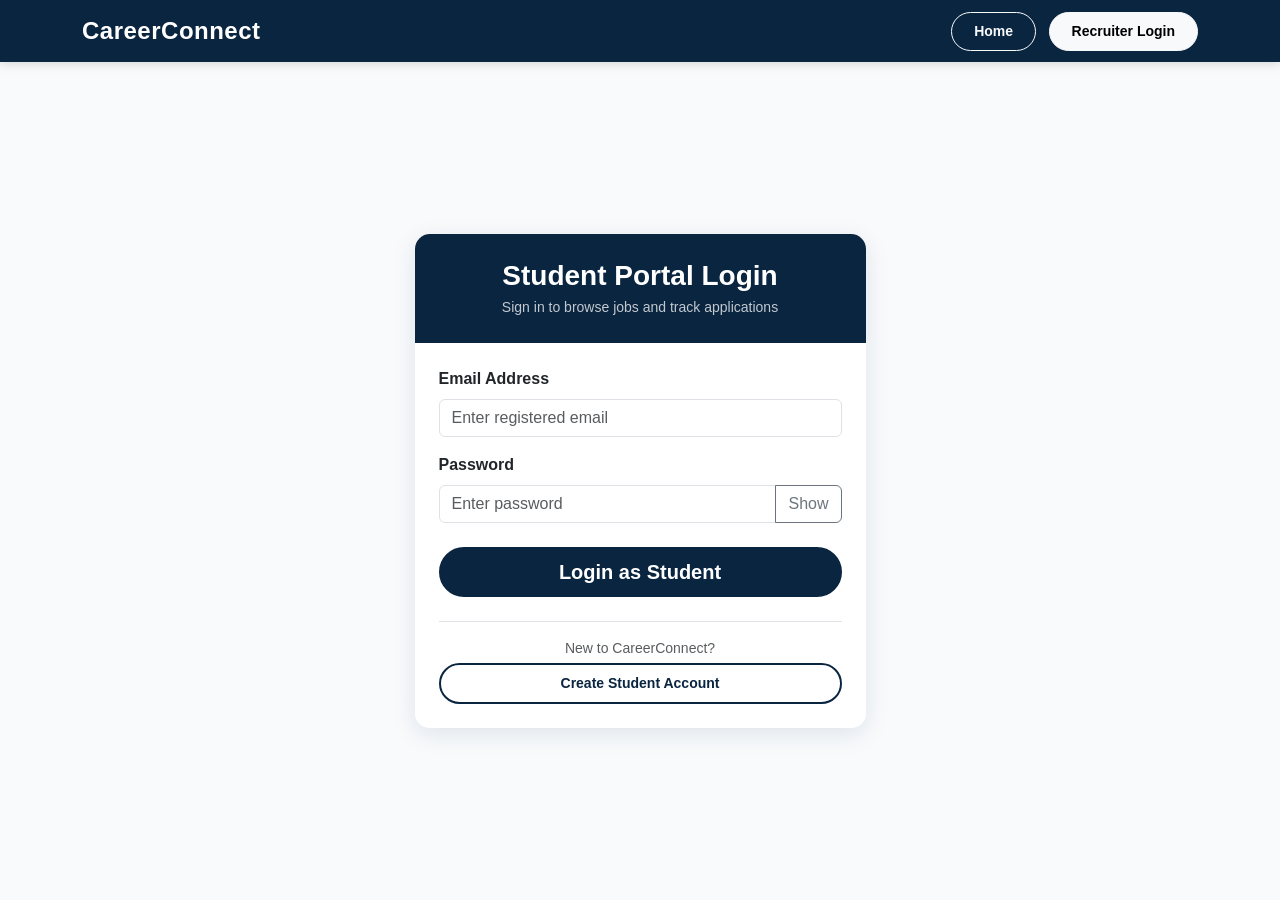
<file: student-login.html>
<!DOCTYPE html>
<html lang="en">

<head>
    <meta charset="UTF-8">
    <meta name="viewport" content="width=device-width, initial-scale=1.0">
    <title>Student Login – CareerConnect</title>
    <link href="https://cdn.jsdelivr.net/npm/bootstrap@5.3.2/dist/css/bootstrap.min.css" rel="stylesheet">
    <link rel="stylesheet" href="style.css">
</head>

<body>

    <!-- Navbar -->
    <nav class="navbar navbar-expand-lg navbar-navy">
        <div class="container">
            <a class="navbar-brand" href="index.html">CareerConnect</a>
            <div class="ms-auto">
                <a href="index.html" class="btn btn-outline-light btn-sm btn-rounded me-2">Home</a>
                <a href="recruiter-login.html" class="btn btn-light btn-sm btn-rounded">Recruiter Login</a>
            </div>
        </div>
    </nav>

    <!-- Login Card -->
    <div class="container py-5 my-auto">
        <div class="row justify-content-center">
            <div class="col-md-6 col-lg-5">
                <div class="card auth-card">
                    <div class="auth-header">
                        <h3 class="fw-bold mb-1">Student Portal Login</h3>
                        <p class="small mb-0 opacity-75">Sign in to browse jobs and track applications</p>
                    </div>
                    <div class="card-body p-4 bg-white">
                        <div id="loginError" class="alert alert-danger d-none"></div>

                        <form id="studentLoginForm">
                            <div class="mb-3">
                                <label class="form-label fw-semibold">Email Address</label>
                                <input type="email" id="email" class="form-control" required
                                    placeholder="Enter registered email">
                            </div>
                            <div class="mb-3">
                                <label class="form-label fw-semibold">Password</label>
                                <div class="input-group">
                                    <input type="password" id="password" class="form-control" required
                                        placeholder="Enter password">
                                    <button type="button" class="btn btn-outline-secondary"
                                        onclick="togglePassword('password', this)">Show</button>
                                </div>
                            </div>
                            <div class="d-grid mt-4">
                                <button type="submit" class="btn btn-navy btn-lg">Login as Student</button>
                            </div>
                        </form>

                        <div class="text-center mt-4 pt-3 border-top">
                            <p class="mb-1 text-muted small">New to CareerConnect?</p>
                            <a href="student-register.html" class="btn btn-outline-navy btn-sm w-100">Create Student
                                Account</a>
                        </div>
                    </div>
                </div>
            </div>
        </div>
    </div>

    <script src="app.js"></script>
    <script>
        document.getElementById('studentLoginForm').addEventListener('submit', function (e) {
            e.preventDefault();
            const email = document.getElementById('email').value.trim().toLowerCase();
            const password = document.getElementById('password').value;
            const errorBox = document.getElementById('loginError');

            const students = getData('cc_students');
            const matchedStudent = students.find(s => s.email.toLowerCase() === email && s.password === password);

            if (!matchedStudent) {
                errorBox.textContent = "Invalid email or password! Please check your credentials or register first.";
                errorBox.classList.remove('d-none');
                return;
            }

            // Save logged-in student ID in sessionStorage
            sessionStorage.setItem('cc_current_student', matchedStudent.id);
            window.location.href = "student-dashboard.html";
        });
    </script>
</body>

</html>
</file>
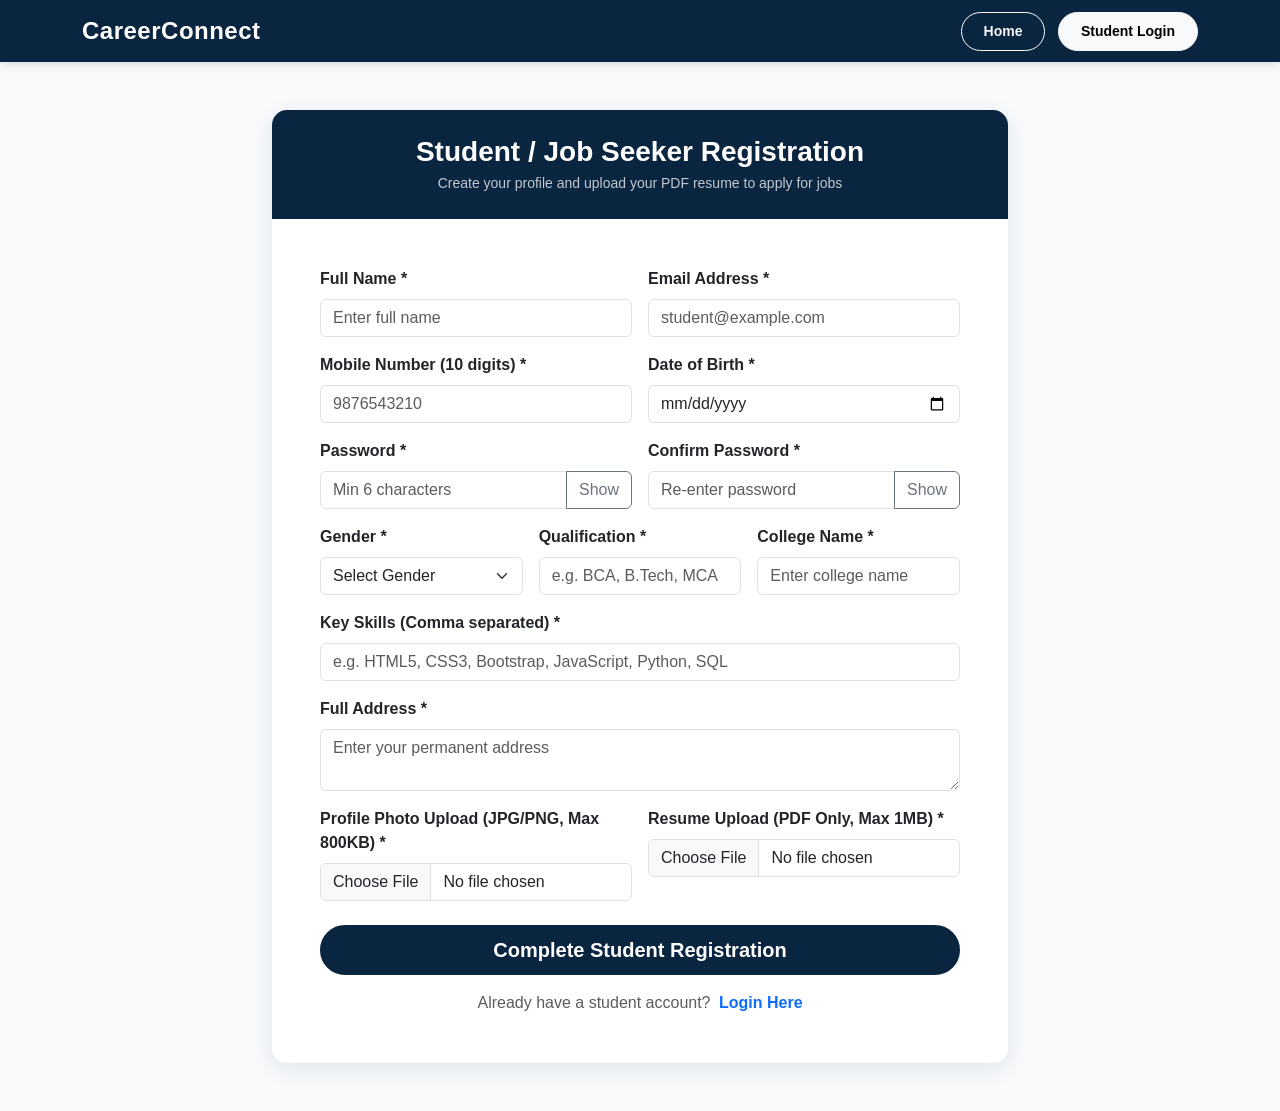
<file: student-register.html>
<!DOCTYPE html>
<html lang="en">

<head>
    <meta charset="UTF-8">
    <meta name="viewport" content="width=device-width, initial-scale=1.0">
    <title>Student Registration – CareerConnect</title>
    <link href="https://cdn.jsdelivr.net/npm/bootstrap@5.3.2/dist/css/bootstrap.min.css" rel="stylesheet">
    <link rel="stylesheet" href="style.css">
</head>

<body>

    <!-- Navbar -->
    <nav class="navbar navbar-expand-lg navbar-navy">
        <div class="container">
            <a class="navbar-brand" href="index.html">CareerConnect</a>
            <div class="ms-auto">
                <a href="index.html" class="btn btn-outline-light btn-sm btn-rounded me-2">Home</a>
                <a href="student-login.html" class="btn btn-light btn-sm btn-rounded">Student Login</a>
            </div>
        </div>
    </nav>

    <!-- Registration Form -->
    <div class="container py-5">
        <div class="row justify-content-center">
            <div class="col-lg-8">
                <div class="card auth-card">
                    <div class="auth-header">
                        <h3 class="fw-bold mb-1">Student / Job Seeker Registration</h3>
                        <p class="small mb-0 opacity-75">Create your profile and upload your PDF resume to apply for
                            jobs</p>
                    </div>
                    <div class="card-body p-4 p-md-5 bg-white">
                        <div id="errorAlert" class="alert alert-danger d-none"></div>

                        <form id="studentRegForm">
                            <div class="row g-3">
                                <div class="col-md-6">
                                    <label class="form-label fw-semibold">Full Name *</label>
                                    <input type="text" id="fullName" class="form-control" required
                                        placeholder="Enter full name">
                                </div>
                                <div class="col-md-6">
                                    <label class="form-label fw-semibold">Email Address *</label>
                                    <input type="email" id="email" class="form-control" required
                                        placeholder="student@example.com">
                                </div>
                                <div class="col-md-6">
                                    <label class="form-label fw-semibold">Mobile Number (10 digits) *</label>
                                    <input type="tel" id="mobile" class="form-control" pattern="[0-9]{10}" required
                                        placeholder="9876543210">
                                </div>
                                <div class="col-md-6">
                                    <label class="form-label fw-semibold">Date of Birth *</label>
                                    <input type="date" id="dob" class="form-control" required>
                                </div>
                                <div class="col-md-6">
                                    <label class="form-label fw-semibold">Password *</label>
                                    <div class="input-group">
                                        <input type="password" id="password" class="form-control" minlength="6" required
                                            placeholder="Min 6 characters">
                                        <button type="button" class="btn btn-outline-secondary"
                                            onclick="togglePassword('password', this)">Show</button>
                                    </div>
                                </div>
                                <div class="col-md-6">
                                    <label class="form-label fw-semibold">Confirm Password *</label>
                                    <div class="input-group">
                                        <input type="password" id="confirmPassword" class="form-control" minlength="6"
                                            required placeholder="Re-enter password">
                                        <button type="button" class="btn btn-outline-secondary"
                                            onclick="togglePassword('confirmPassword', this)">Show</button>
                                    </div>
                                </div>
                                <div class="col-md-4">
                                    <label class="form-label fw-semibold">Gender *</label>
                                    <select id="gender" class="form-select" required>
                                        <option value="">Select Gender</option>
                                        <option value="Male">Male</option>
                                        <option value="Female">Female</option>
                                        <option value="Other">Other</option>
                                    </select>
                                </div>
                                <div class="col-md-4">
                                    <label class="form-label fw-semibold">Qualification *</label>
                                    <input type="text" id="qualification" class="form-control" required
                                        placeholder="e.g. BCA, B.Tech, MCA">
                                </div>
                                <div class="col-md-4">
                                    <label class="form-label fw-semibold">College Name *</label>
                                    <input type="text" id="college" class="form-control" required
                                        placeholder="Enter college name">
                                </div>
                                <div class="col-12">
                                    <label class="form-label fw-semibold">Key Skills (Comma separated) *</label>
                                    <input type="text" id="skills" class="form-control" required
                                        placeholder="e.g. HTML5, CSS3, Bootstrap, JavaScript, Python, SQL">
                                </div>
                                <div class="col-12">
                                    <label class="form-label fw-semibold">Full Address *</label>
                                    <textarea id="address" class="form-control" rows="2" required
                                        placeholder="Enter your permanent address"></textarea>
                                </div>
                                <div class="col-md-6">
                                    <label class="form-label fw-semibold">Profile Photo Upload (JPG/PNG, Max 800KB)
                                        *</label>
                                    <input type="file" id="profilePhoto" class="form-control" accept=".jpg,.jpeg,.png"
                                        required>
                                </div>
                                <div class="col-md-6">
                                    <label class="form-label fw-semibold">Resume Upload (PDF Only, Max 1MB) *</label>
                                    <input type="file" id="resumePdf" class="form-control" accept=".pdf" required>
                                </div>
                            </div>

                            <div class="mt-4 d-grid">
                                <button type="submit" class="btn btn-navy btn-lg">Complete Student Registration</button>
                            </div>
                        </form>

                        <div class="text-center mt-3">
                            <span class="text-muted">Already have a student account?</span>
                            <a href="student-login.html" class="fw-bold text-decoration-none ms-1">Login Here</a>
                        </div>
                    </div>
                </div>
            </div>
        </div>
    </div>

    <script src="app.js"></script>
    <script>
        let uploadedPhotoData = null;
        let uploadedResumeData = null;
        const errorAlert = document.getElementById('errorAlert');

        function showError(msg) {
            errorAlert.textContent = msg;
            errorAlert.classList.remove('d-none');
            window.scrollTo({ top: 0, behavior: 'smooth' });
        }

        // Validate Profile Photo immediately on change
        document.getElementById('profilePhoto').addEventListener('change', function () {
            errorAlert.classList.add('d-none');
            validateAndReadFile(this, 'IMAGE', 800, function (err, fileObj) {
                if (err) {
                    uploadedPhotoData = null;
                    showError(err);
                } else {
                    uploadedPhotoData = fileObj.dataUrl;
                }
            });
        });

        // Validate PDF Resume immediately on change
        document.getElementById('resumePdf').addEventListener('change', function () {
            errorAlert.classList.add('d-none');
            validateAndReadFile(this, 'PDF', 1024, function (err, fileObj) {
                if (err) {
                    uploadedResumeData = null;
                    showError(err);
                } else {
                    uploadedResumeData = fileObj;
                }
            });
        });

        // Handle Form Submission
        document.getElementById('studentRegForm').addEventListener('submit', function (e) {
            e.preventDefault();
            errorAlert.classList.add('d-none');

            const password = document.getElementById('password').value;
            const confirmPassword = document.getElementById('confirmPassword').value;
            const email = document.getElementById('email').value.trim().toLowerCase();

            if (password !== confirmPassword) {
                showError("Password and Confirm Password do not match!");
                return;
            }

            if (!uploadedPhotoData) {
                showError("Please upload a valid JPG/PNG profile photo.");
                return;
            }

            if (!uploadedResumeData) {
                showError("Please upload a valid PDF resume.");
                return;
            }

            const students = getData('cc_students');
            if (students.some(s => s.email.toLowerCase() === email)) {
                showError("An account with this email address already exists!");
                return;
            }

            const newStudent = {
                id: Date.now(),
                fullName: document.getElementById('fullName').value.trim(),
                email: email,
                mobile: document.getElementById('mobile').value.trim(),
                dob: document.getElementById('dob').value,
                password: password,
                gender: document.getElementById('gender').value,
                qualification: document.getElementById('qualification').value.trim(),
                college: document.getElementById('college').value.trim(),
                skills: document.getElementById('skills').value.trim(),
                address: document.getElementById('address').value.trim(),
                photo: uploadedPhotoData,
                resumeName: uploadedResumeData.name,
                resumeData: uploadedResumeData.dataUrl
            };

            students.push(newStudent);
            saveData('cc_students', students);

            alert("Registration successful! Please login with your email and password.");
            window.location.href = "student-login.html";
        });
    </script>
</body>

</html>
</file>
<file: style.css>
/* =========================================================
   FILE: style.css
   PROJECT: CareerConnect - Online Job Portal
   THEME: Navy Blue (#0a2540) and Clean White (#ffffff)
   ========================================================= */

:root {
    --navy-primary: #0a2540;
    --navy-secondary: #163a5f;
    --navy-light: #e8eff7;
    --accent-blue: #0d6efd;
    --text-dark: #212529;
    --bg-light: #f8fafc;
}

body {
    font-family: 'Segoe UI', Tahoma, Geneva, Verdana, sans-serif;
    background-color: var(--bg-light);
    color: var(--text-dark);
    display: flex;
    flex-direction: column;
    min-height: 100vh;
}

/* --- Navigation Bar --- */
.navbar-navy {
    background-color: var(--navy-primary);
    box-shadow: 0 2px 10px rgba(0, 0, 0, 0.15);
}

.navbar-navy .navbar-brand {
    color: #ffffff !important;
    font-weight: 700;
    font-size: 1.5rem;
    letter-spacing: 0.5px;
}

.navbar-navy .nav-link {
    color: rgba(255, 255, 255, 0.85) !important;
    font-weight: 500;
    margin: 0 6px;
}

.navbar-navy .nav-link:hover,
.navbar-navy .nav-link.active {
    color: #ffffff !important;
}

/* --- Custom Rounded Buttons --- */
.btn-navy {
    background-color: var(--navy-primary);
    color: #ffffff;
    border-radius: 50px;
    padding: 8px 24px;
    font-weight: 600;
    border: 2px solid var(--navy-primary);
    transition: all 0.2s ease-in-out;
}

.btn-navy:hover {
    background-color: var(--navy-secondary);
    border-color: var(--navy-secondary);
    color: #ffffff;
}

.btn-outline-navy {
    background-color: transparent;
    color: var(--navy-primary);
    border: 2px solid var(--navy-primary);
    border-radius: 50px;
    padding: 8px 24px;
    font-weight: 600;
    transition: all 0.2s ease-in-out;
}

.btn-outline-navy:hover {
    background-color: var(--navy-primary);
    color: #ffffff;
}

.btn-rounded {
    border-radius: 50px;
    padding: 8px 22px;
    font-weight: 600;
}

/* --- Hero Section --- */
.hero-section {
    background: linear-gradient(135deg, var(--navy-primary) 0%, var(--navy-secondary) 100%);
    color: #ffffff;
    padding: 75px 0;
}

.search-box-card {
    background: #ffffff;
    border-radius: 15px;
    padding: 20px;
    box-shadow: 0 8px 24px rgba(0, 0, 0, 0.2);
}

/* --- Job & Portal Cards --- */
.job-card {
    border: 1px solid #e2e8f0;
    border-radius: 12px;
    background: #ffffff;
    transition: transform 0.2s ease, box-shadow 0.2s ease;
}

.job-card:hover {
    transform: translateY(-3px);
    box-shadow: 0 8px 20px rgba(10, 37, 64, 0.1);
}

.portal-choice-card {
    border: none;
    border-radius: 15px;
    background-color: #ffffff;
    box-shadow: 0 4px 15px rgba(0, 0, 0, 0.06);
    border-top: 5px solid var(--navy-primary);
}

/* --- Dashboard Sidebar --- */
.sidebar {
    background-color: var(--navy-primary);
    min-height: calc(100vh - 56px);
    color: #ffffff;
    padding-top: 20px;
}

.sidebar .nav-link {
    color: rgba(255, 255, 255, 0.8);
    padding: 12px 20px;
    border-radius: 8px;
    margin-bottom: 6px;
    font-weight: 500;
    cursor: pointer;
}

.sidebar .nav-link:hover,
.sidebar .nav-link.active {
    background-color: var(--navy-secondary);
    color: #ffffff;
}

/* --- Profile & Company Images --- */
.avatar-preview {
    width: 110px;
    height: 110px;
    object-fit: cover;
    border-radius: 50%;
    border: 3px solid var(--navy-primary);
    background-color: #ffffff;
}

.logo-preview {
    width: 90px;
    height: 90px;
    object-fit: contain;
    border-radius: 12px;
    border: 2px solid #dee2e6;
    background-color: #ffffff;
    padding: 4px;
}

/* --- Auth Forms --- */
.auth-card {
    border: none;
    border-radius: 15px;
    box-shadow: 0 6px 24px rgba(10, 37, 64, 0.1);
    overflow: hidden;
}

.auth-header {
    background-color: var(--navy-primary);
    color: #ffffff;
    padding: 25px;
    text-align: center;
}

/* --- Footer --- */
.footer-navy {
    background-color: var(--navy-primary);
    color: rgba(255, 255, 255, 0.8);
    margin-top: auto;
}

.footer-navy a {
    color: rgba(255, 255, 255, 0.8);
    text-decoration: none;
}

.footer-navy a:hover {
    color: #ffffff;
    text-decoration: underline;
}
</file>
